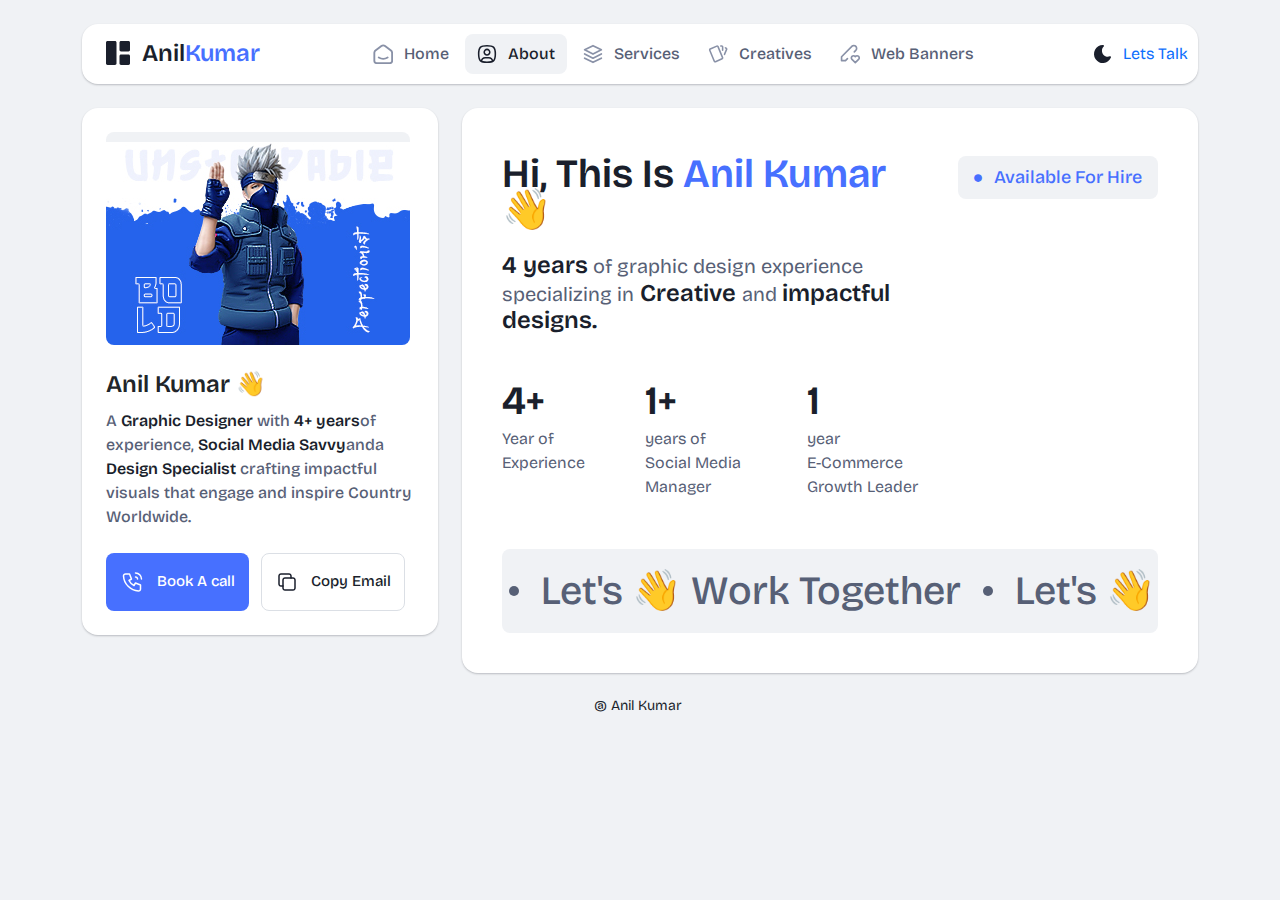
<file: about.html>
<!DOCTYPE html>
<html lang="en">

<head>
  <meta charset="UTF-8">
  <meta http-equiv="X-UA-Compatible" content="IE=edge">
  <title>Anil Portfolio</title>
  <meta name="description" content="Bentofolio - Bootstrap Personal Portfolio Template">
  <meta name="viewport" content="width=device-width, initial-scale=1">

  <link rel="shortcut icon" type="image/x-icon" href="assets/img/favicon.svg">
  <!-- Place favicon.ico in the root directory -->

  <!-- CSS here -->
  <link rel="stylesheet" href="assets/css/bootstrap.min.css">
  <link rel="stylesheet" href="assets/fontawsome/css/all.min.css">
  <link rel="stylesheet" href="assets/fontawsome/css/fontawesome.min.css">
  <link rel="stylesheet" href="assets/css/slick.css">
  <link rel="stylesheet" href="assets/css/magnific-popup.css">
  <link rel="stylesheet" href="assets/css/style.css">
  <link rel="stylesheet" href="assets/css/responsive.css">
</head>

<body>
  <div id="page-content">
    <!-- header part start -->
    <header class="header-area">
      <nav class="navbar">
        <div class="container">
          <div class="menu-container">
            <div class="logo">
              <a class="navbar-brand me-0" href="index.html">
                <svg width="24" height="24" viewBox="0 0 24 24" fill="none" xmlns="http://www.w3.org/2000/svg">
                  <path
                    d="M0 1.5C0 1.10218 0.158035 0.720644 0.43934 0.43934C0.720644 0.158035 1.10218 0 1.5 0L9 0C9.39782 0 9.77936 0.158035 10.0607 0.43934C10.342 0.720644 10.5 1.10218 10.5 1.5V22.5C10.5 22.8978 10.342 23.2794 10.0607 23.5607C9.77936 23.842 9.39782 24 9 24H1.5C1.10218 24 0.720644 23.842 0.43934 23.5607C0.158035 23.2794 0 22.8978 0 22.5V1.5ZM13.5 1.5C13.5 1.10218 13.658 0.720644 13.9393 0.43934C14.2206 0.158035 14.6022 0 15 0L22.5 0C22.8978 0 23.2794 0.158035 23.5607 0.43934C23.842 0.720644 24 1.10218 24 1.5V9C24 9.39782 23.842 9.77936 23.5607 10.0607C23.2794 10.342 22.8978 10.5 22.5 10.5H15C14.6022 10.5 14.2206 10.342 13.9393 10.0607C13.658 9.77936 13.5 9.39782 13.5 9V1.5ZM13.5 15C13.5 14.6022 13.658 14.2206 13.9393 13.9393C14.2206 13.658 14.6022 13.5 15 13.5H22.5C22.8978 13.5 23.2794 13.658 23.5607 13.9393C23.842 14.2206 24 14.6022 24 15V22.5C24 22.8978 23.842 23.2794 23.5607 23.5607C23.2794 23.842 22.8978 24 22.5 24H15C14.6022 24 14.2206 23.842 13.9393 23.5607C13.658 23.2794 13.5 22.8978 13.5 22.5V15Z"
                    class="logo-icon" />
                </svg>
                <span>Anil<span class="primary">Kumar</span></span>
              </a>
            </div>
            <div class="navbar-main d-flex flex-grow-1">
              <div class="logo inner-logo d-block d-xl-none">
                <a class="navbar-brand me-0" href="index.html">
                  <svg width="24" height="24" viewBox="0 0 24 24" fill="none" xmlns="http://www.w3.org/2000/svg">
                    <path
                      d="M0 1.5C0 1.10218 0.158035 0.720644 0.43934 0.43934C0.720644 0.158035 1.10218 0 1.5 0L9 0C9.39782 0 9.77936 0.158035 10.0607 0.43934C10.342 0.720644 10.5 1.10218 10.5 1.5V22.5C10.5 22.8978 10.342 23.2794 10.0607 23.5607C9.77936 23.842 9.39782 24 9 24H1.5C1.10218 24 0.720644 23.842 0.43934 23.5607C0.158035 23.2794 0 22.8978 0 22.5V1.5ZM13.5 1.5C13.5 1.10218 13.658 0.720644 13.9393 0.43934C14.2206 0.158035 14.6022 0 15 0L22.5 0C22.8978 0 23.2794 0.158035 23.5607 0.43934C23.842 0.720644 24 1.10218 24 1.5V9C24 9.39782 23.842 9.77936 23.5607 10.0607C23.2794 10.342 22.8978 10.5 22.5 10.5H15C14.6022 10.5 14.2206 10.342 13.9393 10.0607C13.658 9.77936 13.5 9.39782 13.5 9V1.5ZM13.5 15C13.5 14.6022 13.658 14.2206 13.9393 13.9393C14.2206 13.658 14.6022 13.5 15 13.5H22.5C22.8978 13.5 23.2794 13.658 23.5607 13.9393C23.842 14.2206 24 14.6022 24 15V22.5C24 22.8978 23.842 23.2794 23.5607 23.5607C23.2794 23.842 22.8978 24 22.5 24H15C14.6022 24 14.2206 23.842 13.9393 23.5607C13.658 23.2794 13.5 22.8978 13.5 22.5V15Z"
                      class="logo-icon" />
                  </svg>
                  <span>Bento<span class="primary">Folio</span></span>
                </a>
              </div>
              <ul class="navbar-info mx-auto">
                <li class="nav-item">
                  <a class="nav-link" aria-current="page" href="index.html">
                    <svg class="nav-icon" viewBox="0 0 15 15" fill="none" xmlns="http://www.w3.org/2000/svg">
                      <path
                        d="M13.475 4.92481L9.03083 1.46814C8.64082 1.16473 8.1608 1 7.66667 1C7.17254 1 6.69251 1.16473 6.3025 1.46814L1.8575 4.92481C1.59037 5.13254 1.37424 5.39858 1.22563 5.7026C1.07701 6.00662 0.99984 6.34058 1 6.67897V12.679C1 13.121 1.17559 13.5449 1.48816 13.8575C1.80072 14.17 2.22464 14.3456 2.66667 14.3456H12.6667C13.1087 14.3456 13.5326 14.17 13.8452 13.8575C14.1577 13.5449 14.3333 13.121 14.3333 12.679V6.67897C14.3333 5.99314 14.0167 5.34564 13.475 4.92481Z"
                        stroke-width="1.4" stroke-linecap="round" stroke-linejoin="round" />
                      <path d="M10.9753 10.1665C9.13359 11.2773 6.14859 11.2773 4.30859 10.1665" stroke-width="1.4"
                        stroke-linecap="round" stroke-linejoin="round" />
                    </svg>

                    <span>Home</span>
                  </a>
                </li>
                <li class="nav-item">
                  <a class="nav-link active" href="about.html">
                    <svg class="nav-icon" viewBox="0 0 18 18" fill="none" xmlns="http://www.w3.org/2000/svg">
                      <path
                        d="M9 9.8335C9.66304 9.8335 10.2989 9.5701 10.7678 9.10126C11.2366 8.63242 11.5 7.99654 11.5 7.3335C11.5 6.67045 11.2366 6.03457 10.7678 5.56573C10.2989 5.09689 9.66304 4.8335 9 4.8335C8.33696 4.8335 7.70107 5.09689 7.23223 5.56573C6.76339 6.03457 6.5 6.67045 6.5 7.3335C6.5 7.99654 6.76339 8.63242 7.23223 9.10126C7.70107 9.5701 8.33696 9.8335 9 9.8335Z"
                        stroke-width="1.4" stroke-linecap="round" stroke-linejoin="round" />
                      <path
                        d="M9 1.5C15 1.5 16.5 3 16.5 9C16.5 15 15 16.5 9 16.5C3 16.5 1.5 15 1.5 9C1.5 3 3 1.5 9 1.5Z"
                        stroke-width="1.4" stroke-linecap="round" stroke-linejoin="round" />
                      <path
                        d="M4 15.7085V15.6668C4 14.7828 4.35119 13.9349 4.97631 13.3098C5.60143 12.6847 6.44928 12.3335 7.33333 12.3335H10.6667C11.5507 12.3335 12.3986 12.6847 13.0237 13.3098C13.6488 13.9349 14 14.7828 14 15.6668V15.7085"
                        stroke-width="1.4" stroke-linecap="round" stroke-linejoin="round" />
                    </svg>
                    About
                  </a>
                </li>
                <li class="nav-item">
                  <a class="nav-link" href="services.html">
                    <svg class="nav-icon" viewBox="0 0 16 16" fill="none" xmlns="http://www.w3.org/2000/svg">
                      <path d="M7.99967 1.3335L1.33301 4.66683L7.99967 8.00016L14.6663 4.66683L7.99967 1.3335Z"
                        stroke-width="1.4" stroke-linecap="round" stroke-linejoin="round" />
                      <path d="M1.33301 8L7.99967 11.3333L14.6663 8" stroke-width="1.4" stroke-linecap="round"
                        stroke-linejoin="round" />
                      <path d="M1.33301 11.3335L7.99967 14.6668L14.6663 11.3335" stroke-width="1.4"
                        stroke-linecap="round" stroke-linejoin="round" />
                    </svg>
                    Services
                  </a>
                </li>
                <li class="nav-item">
                  <a class="nav-link" href="portfolio.html">
                    <svg class="nav-icon" viewBox="0 0 18 17" fill="none" xmlns="http://www.w3.org/2000/svg">
                      <path
                        d="M2.00326 3.99733L7.95159 1.40649C8.04974 1.36442 8.15533 1.34243 8.26212 1.34181C8.3689 1.34119 8.47473 1.36196 8.57337 1.40289C8.67201 1.44382 8.76145 1.50408 8.83642 1.58013C8.9114 1.65617 8.97039 1.74646 9.00992 1.84566L13.1133 11.764C13.1985 11.9651 13.2014 12.1917 13.1213 12.3949C13.0412 12.5982 12.8845 12.7618 12.6849 12.8507L6.73742 15.4415C6.63922 15.4837 6.53356 15.5058 6.42668 15.5065C6.3198 15.5072 6.21387 15.4864 6.11514 15.4455C6.0164 15.4046 5.92688 15.3442 5.85184 15.2681C5.7768 15.192 5.71778 15.1016 5.67826 15.0023L1.57492 5.08316C1.48963 4.88204 1.48673 4.65546 1.56684 4.45222C1.64696 4.24898 1.80367 4.08616 2.00326 3.99733Z"
                        stroke-width="1.4" stroke-linecap="round" stroke-linejoin="round" />
                      <path
                        d="M11.5 1.3335H12.3333C12.5543 1.3335 12.7663 1.42129 12.9226 1.57757C13.0789 1.73385 13.1667 1.94582 13.1667 2.16683V5.0835"
                        stroke-width="1.4" stroke-linecap="round" stroke-linejoin="round" />
                      <path
                        d="M15.6663 3C15.8863 3.09333 16.0997 3.18083 16.3063 3.2625C16.5098 3.34882 16.6706 3.51241 16.7534 3.71729C16.8362 3.92217 16.8343 4.15155 16.748 4.355L14.833 8.83334"
                        stroke-width="1.4" stroke-linecap="round" stroke-linejoin="round" />
                    </svg>
                    Creatives
                  </a>
                </li>
                <li class="nav-item">
                  <a class="nav-link" href="blog.html">
                    <svg class="nav-icon" viewBox="0 0 17 16" fill="none" xmlns="http://www.w3.org/2000/svg">
                      <path
                        d="M12.1663 6.16676L13.4163 4.91676C13.6352 4.69789 13.8088 4.43805 13.9273 4.15208C14.0457 3.86612 14.1067 3.55962 14.1067 3.25009C14.1067 2.94056 14.0457 2.63406 13.9273 2.3481C13.8088 2.06213 13.6352 1.80229 13.4163 1.58342C13.1975 1.36455 12.9376 1.19094 12.6517 1.07248C12.3657 0.954033 12.0592 0.893066 11.7497 0.893066C11.4401 0.893066 11.1336 0.954033 10.8477 1.07248C10.5617 1.19094 10.3019 1.36455 10.083 1.58342L1.33301 10.3334V13.6668H4.66634L6.33301 12.0001"
                        stroke-width="1.4" stroke-linecap="round" stroke-linejoin="round" />
                      <path
                        d="M13.0004 15.3335L15.7921 12.5968C15.9633 12.4307 16.0995 12.232 16.1926 12.0124C16.2857 11.7927 16.3339 11.5567 16.3343 11.3181C16.3347 11.0796 16.2873 10.8434 16.1948 10.6235C16.1024 10.4035 15.9669 10.2044 15.7963 10.0377C15.448 9.69712 14.9806 9.50602 14.4935 9.50509C14.0065 9.50415 13.5383 9.69346 13.1888 10.0327L13.0021 10.216L12.8163 10.0327C12.4681 9.69237 12.0008 9.50143 11.5139 9.50049C11.0271 9.49956 10.5591 9.68871 10.2096 10.0277C10.0383 10.1937 9.9021 10.3924 9.80891 10.612C9.71572 10.8316 9.66746 11.0677 9.667 11.3062C9.66653 11.5447 9.71386 11.781 9.80619 12.0009C9.89853 12.2209 10.034 12.4201 10.2046 12.5868L13.0004 15.3335Z"
                        stroke-width="1.4" stroke-linecap="round" stroke-linejoin="round" />
                    </svg>
                    Web Banners
                  </a>
                </li>
                
              </ul>
              <div class="header-right-info d-flex align-items-center">
                <button class="theme-control-btn">
                  <span class="dark">
                    <svg width="24" height="24" viewBox="0 0 24 24" fill="none" xmlns="http://www.w3.org/2000/svg">
                      <path
                        d="M11.8005 3C10.207 3.0003 8.64356 3.44286 7.27683 4.28049C5.91011 5.11811 4.79139 6.31937 4.04002 7.75612C3.28865 9.19288 2.93281 10.8112 3.01046 12.4386C3.08811 14.0659 3.59633 15.6411 4.48091 16.9963C5.3655 18.3514 6.59326 19.4356 8.03324 20.1333C9.47322 20.8309 11.0714 21.1157 12.6573 20.9574C14.2432 20.7991 15.7573 20.2036 17.0381 19.2344C18.319 18.2652 19.3185 16.9587 19.9301 15.4542C20.2302 14.7162 19.5111 13.9746 18.7875 14.2752C17.5475 14.7888 16.1706 14.8418 14.8963 14.425C13.622 14.0082 12.5308 13.1479 11.8126 11.9937C11.0943 10.8396 10.7943 9.4645 10.9648 8.10764C11.1353 6.75077 11.7655 5.49792 12.7458 4.5669L12.8136 4.4949C13.2986 3.9279 12.913 3.0072 12.1464 3.0072H11.9122L11.8524 3.0018L11.7996 3H11.8005Z"
                        fill="#1A1F2C" />
                    </svg>
                    <small class="theme-text d-block d-xl-none">Change appearance</small>
                  </span>
                  <span class="light">
                    <svg width="24" height="24" viewBox="0 0 24 24" fill="none" xmlns="http://www.w3.org/2000/svg">
                      <path
                        d="M12 19C12.2449 19 12.4813 19.09 12.6644 19.2527C12.8474 19.4155 12.9643 19.6397 12.993 19.883L13 20V21C12.9997 21.2549 12.9021 21.5 12.7272 21.6854C12.5522 21.8707 12.313 21.9822 12.0586 21.9972C11.8042 22.0121 11.5536 21.9293 11.3582 21.7657C11.1627 21.6021 11.0371 21.3701 11.007 21.117L11 21V20C11 19.7348 11.1054 19.4804 11.2929 19.2929C11.4804 19.1054 11.7348 19 12 19Z"
                        fill="#FD7E41" />
                      <path
                        d="M18.3127 16.9099L18.4067 16.9929L19.1067 17.6929C19.2861 17.8729 19.3902 18.1144 19.398 18.3683C19.4057 18.6223 19.3165 18.8697 19.1485 19.0602C18.9804 19.2508 18.7462 19.3702 18.4933 19.3943C18.2403 19.4184 17.9877 19.3454 17.7867 19.1899L17.6927 19.1069L16.9927 18.4069C16.8202 18.2347 16.7165 18.0053 16.7012 17.7619C16.6859 17.5186 16.76 17.278 16.9097 17.0855C17.0593 16.893 17.2741 16.7618 17.5137 16.7166C17.7533 16.6713 18.0012 16.7152 18.2107 16.8399L18.3127 16.9099Z"
                        fill="#FD7E41" />
                      <path
                        d="M7.00747 16.993C7.17965 17.1652 7.28308 17.3943 7.29836 17.6373C7.31364 17.8803 7.23972 18.1206 7.09047 18.313L7.00747 18.407L6.30747 19.107C6.12751 19.2863 5.88604 19.3905 5.63209 19.3982C5.37814 19.406 5.13076 19.3168 4.94019 19.1487C4.74963 18.9807 4.63017 18.7464 4.60607 18.4935C4.58198 18.2406 4.65506 17.988 4.81047 17.787L4.89347 17.693L5.59347 16.993C5.781 16.8055 6.03531 16.7002 6.30047 16.7002C6.56563 16.7002 6.81994 16.8055 7.00747 16.993Z"
                        fill="#FD7E41" />
                      <path
                        d="M3.99987 11C4.25475 11.0003 4.4999 11.0979 4.68524 11.2728C4.87057 11.4478 4.9821 11.687 4.99704 11.9414C5.01198 12.1958 4.92919 12.4464 4.7656 12.6418C4.60201 12.8373 4.36996 12.9629 4.11687 12.993L3.99987 13H2.99987C2.74499 12.9997 2.49984 12.9021 2.3145 12.7272C2.12916 12.5522 2.01763 12.313 2.0027 12.0586C1.98776 11.8042 2.07054 11.5536 2.23413 11.3582C2.39772 11.1627 2.62977 11.0371 2.88287 11.007L2.99987 11H3.99987Z"
                        fill="#FD7E41" />
                      <path
                        d="M20.9999 11C21.2547 11.0003 21.4999 11.0979 21.6852 11.2728C21.8706 11.4478 21.9821 11.687 21.997 11.9414C22.012 12.1958 21.9292 12.4464 21.7656 12.6418C21.602 12.8373 21.37 12.9629 21.1169 12.993L20.9999 13H19.9999C19.745 12.9997 19.4998 12.9021 19.3145 12.7272C19.1292 12.5522 19.0176 12.313 19.0027 12.0586C18.9878 11.8042 19.0705 11.5536 19.2341 11.3582C19.3977 11.1627 19.6298 11.0371 19.8829 11.007L19.9999 11H20.9999Z"
                        fill="#FD7E41" />
                      <path
                        d="M6.21264 4.80985L6.30664 4.89285L7.00664 5.59285C7.18599 5.77281 7.29011 6.01429 7.29787 6.26824C7.30562 6.52219 7.21642 6.76957 7.04839 6.96013C6.88036 7.1507 6.64609 7.27016 6.39316 7.29425C6.14024 7.31834 5.88763 7.24526 5.68664 7.08985L5.59264 7.00685L4.89264 6.30685C4.72073 6.13453 4.61757 5.90543 4.6025 5.66248C4.58744 5.41954 4.6615 5.17945 4.8108 4.98721C4.9601 4.79497 5.1744 4.66378 5.41351 4.61824C5.65262 4.57271 5.90013 4.61594 6.10964 4.73985L6.21264 4.80985Z"
                        fill="#FD7E41" />
                      <path
                        d="M19.1071 4.89288C19.2793 5.06508 19.3827 5.29418 19.398 5.5372C19.4132 5.78023 19.3393 6.02048 19.1901 6.21288L19.1071 6.30688L18.4071 7.00688C18.2271 7.18623 17.9856 7.29036 17.7317 7.29811C17.4777 7.30587 17.2304 7.21667 17.0398 7.04864C16.8492 6.8806 16.7298 6.64633 16.7057 6.39341C16.6816 6.14049 16.7547 5.88788 16.9101 5.68688L16.9931 5.59288L17.6931 4.89288C17.8806 4.70541 18.1349 4.6001 18.4001 4.6001C18.6652 4.6001 18.9196 4.70541 19.1071 4.89288Z"
                        fill="#FD7E41" />
                      <path
                        d="M12 2C12.2449 2.00003 12.4813 2.08996 12.6644 2.25272C12.8474 2.41547 12.9643 2.63975 12.993 2.883L13 3V4C12.9997 4.25488 12.9021 4.50003 12.7272 4.68537C12.5522 4.8707 12.313 4.98223 12.0586 4.99717C11.8042 5.01211 11.5536 4.92933 11.3582 4.76573C11.1627 4.60214 11.0371 4.3701 11.007 4.117L11 4V3C11 2.73478 11.1054 2.48043 11.2929 2.29289C11.4804 2.10536 11.7348 2 12 2Z"
                        fill="#FD7E41" />
                      <path
                        d="M12 7C12.9797 6.99994 13.9378 7.28769 14.7553 7.8275C15.5729 8.36731 16.2138 9.1354 16.5986 10.0364C16.9833 10.9373 17.0949 11.9315 16.9195 12.8953C16.7441 13.8592 16.2893 14.7502 15.6118 15.4579C14.9343 16.1655 14.0638 16.6585 13.1085 16.8756C12.1532 17.0928 11.1552 17.0245 10.2383 16.6793C9.3215 16.334 8.52629 15.7271 7.95146 14.9338C7.37663 14.1405 7.04752 13.1958 7.005 12.217L7 12L7.005 11.783C7.06092 10.4958 7.61161 9.27978 8.54222 8.38866C9.47284 7.49754 10.7115 7.00007 12 7Z"
                        fill="#FD7E41" />

                    </svg>
                    <small class="theme-text d-block d-xl-none">Change appearance</small>
                  </span>
                </button>
                <a href="tel:+91 9014645688">Lets Talk</a>
              </div>
            </div>
            <div class="mobile-menu-overlay d-block d-lg-none"></div>
            <div class="mobile-menu-control-bar d-block d-xl-none">
              <button class="mobile-menu-control-bar">
                <i class="fas fa-bars"></i>
              </button>
            </div>
          </div>
        </div>
      </nav>
    </header>
    <!-- header part end -->

    <!-- main area part start -->
    <main>

      <section class="content-box-area mt-4">
        <div class="container">
          <div class="row g-4">
            <div class="col-xl-4">
              <div class="card profile-card">
                <div class="card-body">
                  <div class="image text-center">
                    <img src="profile mbl.jpg" alt="profile">
                  </div>
                  <div class="text">
                    <h3 class="card-title">Anil Kumar 👋</h3>
                    <p>A <span>Graphic Designer</span> with <span>4+ years</span>of experience,
                      <span>Social Media Savvy</span>anda <span>Design Specialist 
                      </span> crafting impactful visuals that engage and inspire
                      Country Worldwide.</p>
                    <div class="common-button-groups">
                      <a class="btn btn-call" href="#">
                        <svg class="icon" width="25" height="24" viewBox="0 0 25 24" fill="none"
                          xmlns="http://www.w3.org/2000/svg">
                          <path
                            d="M5.5 4H9.5L11.5 9L9 10.5C10.071 12.6715 11.8285 14.429 14 15.5L15.5 13L20.5 15V19C20.5 19.5304 20.2893 20.0391 19.9142 20.4142C19.5391 20.7893 19.0304 21 18.5 21C14.5993 20.763 10.9202 19.1065 8.15683 16.3432C5.3935 13.5798 3.73705 9.90074 3.5 6C3.5 5.46957 3.71071 4.96086 4.08579 4.58579C4.46086 4.21071 4.96957 4 5.5 4Z"
                            stroke="white" stroke-width="1.5" stroke-linecap="round" stroke-linejoin="round" />
                          <path
                            d="M15.5 7C16.0304 7 16.5391 7.21071 16.9142 7.58579C17.2893 7.96086 17.5 8.46957 17.5 9"
                            stroke="white" stroke-width="1.5" stroke-linecap="round" stroke-linejoin="round" />
                          <path d="M15.5 3C17.0913 3 18.6174 3.63214 19.7426 4.75736C20.8679 5.88258 21.5 7.4087 21.5 9"
                            stroke="white" stroke-width="1.5" stroke-linecap="round" stroke-linejoin="round" />
                        </svg>
                        Book A call
                      </a>
                      <button class="btn btn-copy" data-clipboard-text="example@example.com">
                        <svg class="icon" width="24" height="24" viewBox="0 0 24 24" fill="none"
                          xmlns="http://www.w3.org/2000/svg">
                          <path
                            d="M8 10C8 9.46957 8.21071 8.96086 8.58579 8.58579C8.96086 8.21071 9.46957 8 10 8H18C18.5304 8 19.0391 8.21071 19.4142 8.58579C19.7893 8.96086 20 9.46957 20 10V18C20 18.5304 19.7893 19.0391 19.4142 19.4142C19.0391 19.7893 18.5304 20 18 20H10C9.46957 20 8.96086 19.7893 8.58579 19.4142C8.21071 19.0391 8 18.5304 8 18V10Z"
                            stroke-width="1.5" stroke-linecap="round" stroke-linejoin="round" />
                          <path
                            d="M16 8V6C16 5.46957 15.7893 4.96086 15.4142 4.58579C15.0391 4.21071 14.5304 4 14 4H6C5.46957 4 4.96086 4.21071 4.58579 4.58579C4.21071 4.96086 4 5.46957 4 6V14C4 14.5304 4.21071 15.0391 4.58579 15.4142C4.96086 15.7893 5.46957 16 6 16H8"
                            stroke-width="1.5" stroke-linecap="round" stroke-linejoin="round" />
                        </svg>
                        Copy Email
                      </button>
                    </div>
                   
                  </div>
                </div>
              </div>
            </div>
            <div class="col-xl-8">
              <div class="card content-box-card">
                <div class="card-body">
                  <div class="top-info">
                    <div class="text">
                      <h1 class="main-title">Hi, This Is <span>Anil Kumar</span> 👋</h1>
                      <p> <b> 4 years</b> of graphic design experience specializing in<b> Creative </b>and <b>impactful designs.</b></p>
                    </div>
                    <div class="available-btn">
                      <span><i class="fas fa-circle"></i> Available For Hire</span>
                    </div>
                  </div>
                  <div class="counter-area">
                    <div class="counter">
                      <div class="counter-item">
                        <h3 class="number">4+</h3>
                        <p class="subtitle">Year of Experience</p>
                      </div>
                      <div class="counter-item">
                        <h3 class="number">1+</h3>
                        <p class="subtitle">years of <br>
                          Social Media Manager
                        </p>
                      </div>
                      <div class="counter-item">
                        <h3 class="number">1</h3>
                        <p class="subtitle">year <br>
                          E-Commerce Growth Leader
                        </p>
                      </div>
                    </div>
                    
                  </div>
                  <div class="work-together-slider">
                    <div class="slider-main d-flex gap-4 align-items-center">
                      <div class="slider-item">
                        <a href="contact.html">Let's 👋 Work Together</a>
                        <a href="contact.html">Let's 👋 Work Together</a>
                      </div>
                      <div class="slider-item">
                        <a href="contact.html">Let's 👋 Work Together</a>
                        <a href="contact.html">Let's 👋 Work Together</a>
                      </div>
                    </div>
                  </div>
                </div>
              </div>
            </div>
          </div>
        </div>
      </section>

      <!-- background shape area start -->
     
      <!-- background shape area end -->
    </main>
    <!-- main area part end -->

    <!-- footer part start -->
    <footer class="footer-area">
      <div class="container">
        <div class="text text-center">
          <p>@ Anil Kumar <a href="#"></a></p>
        </div>
      </div>
    </footer>
    <!-- footer part end -->
  </div>
  <!-- JS here -->
  <script src="assets/js/vendor/jquery-3.6.0.min.js"></script>
  <script src="assets/js/bootstrap.bundle.min.js"></script>
  <script src="assets/js/jquery.magnific-popup.min.js"></script>
  <script src="assets/js/ajax-form.js"></script>
  <script src="assets/js/clipboard.min.js"></script>
  <script src="assets/js/slick.min.js"></script>
  <script src="assets/js/script.js"></script>
</body>


</html>
</file>
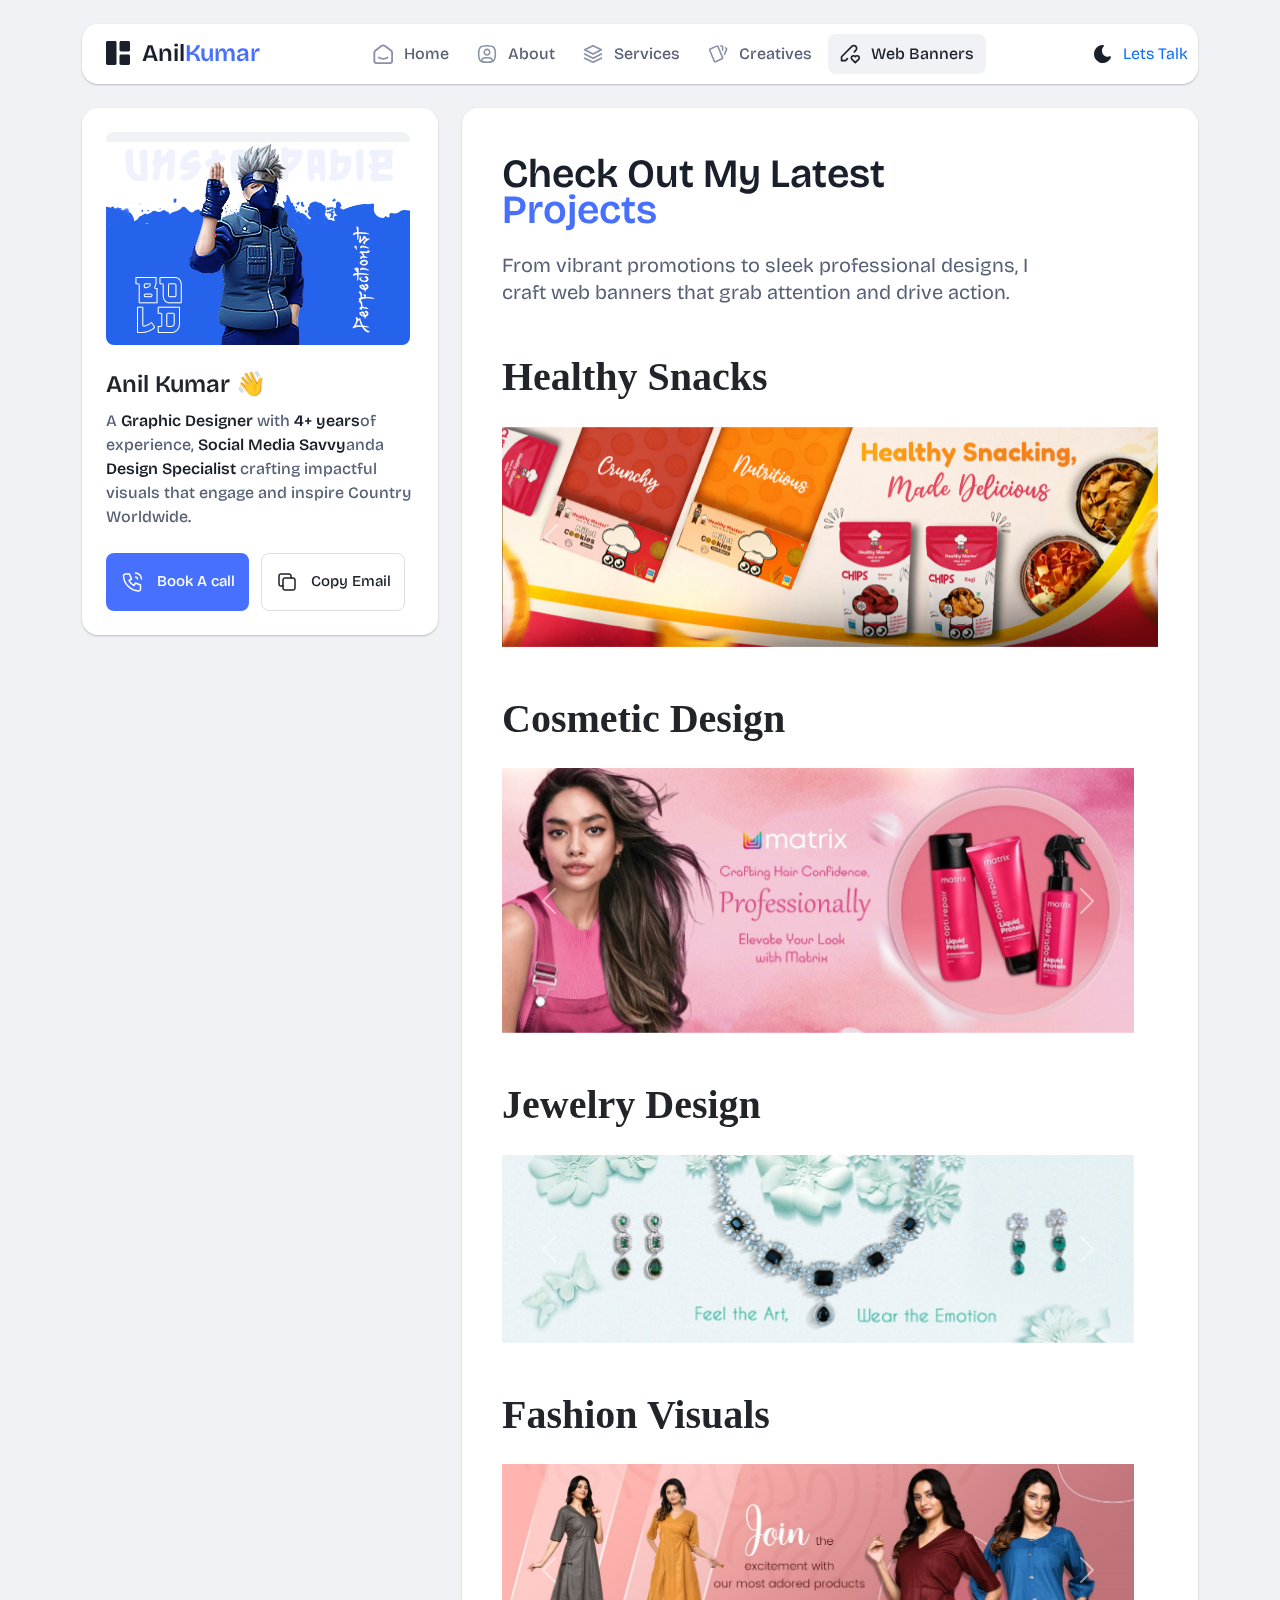
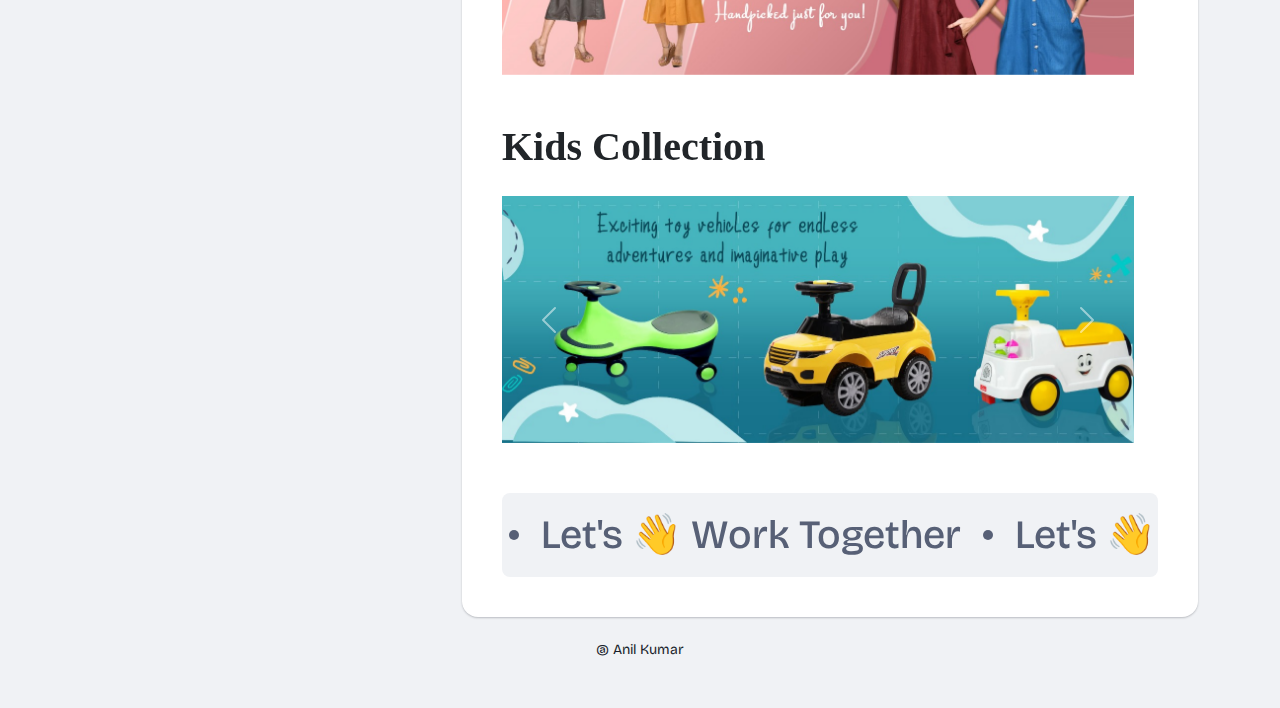
<file: blog.html>
<!DOCTYPE html>
<html lang="en">

<head>
  <meta charset="UTF-8">
  <meta http-equiv="X-UA-Compatible" content="IE=edge">
  <title>Anil Portfolio</title>
  <meta name="description" content="Bentofolio - Bootstrap Personal Portfolio Template">
  <meta name="viewport" content="width=device-width, initial-scale=1">

  <link rel="shortcut icon" type="image/x-icon" href="assets/img/favicon.svg">
  <!-- Place favicon.ico in the root directory -->

  <!-- CSS here -->
  <link rel="stylesheet" href="assets/css/bootstrap.min.css">
  <link rel="stylesheet" href="assets/fontawsome/css/all.min.css">
  <link rel="stylesheet" href="assets/fontawsome/css/fontawesome.min.css">
  <link rel="stylesheet" href="assets/css/slick.css">
  <link rel="stylesheet" href="assets/css/magnific-popup.css">
  <link rel="stylesheet" href="assets/css/style.css">
  <link rel="stylesheet" href="assets/css/responsive.css">
</head>

<body>
  <div id="page-content">
    <!-- header part start -->
    <header class="header-area">
      <nav class="navbar">
        <div class="container">
          <div class="menu-container">
            <div class="logo">
              <a class="navbar-brand me-0" href="index.html">
                <svg width="24" height="24" viewBox="0 0 24 24" fill="none" xmlns="http://www.w3.org/2000/svg">
                  <path
                    d="M0 1.5C0 1.10218 0.158035 0.720644 0.43934 0.43934C0.720644 0.158035 1.10218 0 1.5 0L9 0C9.39782 0 9.77936 0.158035 10.0607 0.43934C10.342 0.720644 10.5 1.10218 10.5 1.5V22.5C10.5 22.8978 10.342 23.2794 10.0607 23.5607C9.77936 23.842 9.39782 24 9 24H1.5C1.10218 24 0.720644 23.842 0.43934 23.5607C0.158035 23.2794 0 22.8978 0 22.5V1.5ZM13.5 1.5C13.5 1.10218 13.658 0.720644 13.9393 0.43934C14.2206 0.158035 14.6022 0 15 0L22.5 0C22.8978 0 23.2794 0.158035 23.5607 0.43934C23.842 0.720644 24 1.10218 24 1.5V9C24 9.39782 23.842 9.77936 23.5607 10.0607C23.2794 10.342 22.8978 10.5 22.5 10.5H15C14.6022 10.5 14.2206 10.342 13.9393 10.0607C13.658 9.77936 13.5 9.39782 13.5 9V1.5ZM13.5 15C13.5 14.6022 13.658 14.2206 13.9393 13.9393C14.2206 13.658 14.6022 13.5 15 13.5H22.5C22.8978 13.5 23.2794 13.658 23.5607 13.9393C23.842 14.2206 24 14.6022 24 15V22.5C24 22.8978 23.842 23.2794 23.5607 23.5607C23.2794 23.842 22.8978 24 22.5 24H15C14.6022 24 14.2206 23.842 13.9393 23.5607C13.658 23.2794 13.5 22.8978 13.5 22.5V15Z"
                    class="logo-icon" />
                </svg>
                <span>Anil<span class="primary">Kumar</span></span>
              </a>
            </div>
            <div class="navbar-main d-flex flex-grow-1">
              <div class="logo inner-logo d-block d-xl-none">
                <a class="navbar-brand me-0" href="index.html">
                  <svg width="24" height="24" viewBox="0 0 24 24" fill="none" xmlns="http://www.w3.org/2000/svg">
                    <path
                      d="M0 1.5C0 1.10218 0.158035 0.720644 0.43934 0.43934C0.720644 0.158035 1.10218 0 1.5 0L9 0C9.39782 0 9.77936 0.158035 10.0607 0.43934C10.342 0.720644 10.5 1.10218 10.5 1.5V22.5C10.5 22.8978 10.342 23.2794 10.0607 23.5607C9.77936 23.842 9.39782 24 9 24H1.5C1.10218 24 0.720644 23.842 0.43934 23.5607C0.158035 23.2794 0 22.8978 0 22.5V1.5ZM13.5 1.5C13.5 1.10218 13.658 0.720644 13.9393 0.43934C14.2206 0.158035 14.6022 0 15 0L22.5 0C22.8978 0 23.2794 0.158035 23.5607 0.43934C23.842 0.720644 24 1.10218 24 1.5V9C24 9.39782 23.842 9.77936 23.5607 10.0607C23.2794 10.342 22.8978 10.5 22.5 10.5H15C14.6022 10.5 14.2206 10.342 13.9393 10.0607C13.658 9.77936 13.5 9.39782 13.5 9V1.5ZM13.5 15C13.5 14.6022 13.658 14.2206 13.9393 13.9393C14.2206 13.658 14.6022 13.5 15 13.5H22.5C22.8978 13.5 23.2794 13.658 23.5607 13.9393C23.842 14.2206 24 14.6022 24 15V22.5C24 22.8978 23.842 23.2794 23.5607 23.5607C23.2794 23.842 22.8978 24 22.5 24H15C14.6022 24 14.2206 23.842 13.9393 23.5607C13.658 23.2794 13.5 22.8978 13.5 22.5V15Z"
                      class="logo-icon" />
                  </svg>
                  <span>Bento<span class="primary">Folio</span></span>
                </a>
              </div>
              <ul class="navbar-info mx-auto">
                <li class="nav-item">
                  <a class="nav-link" aria-current="page" href="index.html">
                    <svg class="nav-icon" viewBox="0 0 15 15" fill="none" xmlns="http://www.w3.org/2000/svg">
                      <path
                        d="M13.475 4.92481L9.03083 1.46814C8.64082 1.16473 8.1608 1 7.66667 1C7.17254 1 6.69251 1.16473 6.3025 1.46814L1.8575 4.92481C1.59037 5.13254 1.37424 5.39858 1.22563 5.7026C1.07701 6.00662 0.99984 6.34058 1 6.67897V12.679C1 13.121 1.17559 13.5449 1.48816 13.8575C1.80072 14.17 2.22464 14.3456 2.66667 14.3456H12.6667C13.1087 14.3456 13.5326 14.17 13.8452 13.8575C14.1577 13.5449 14.3333 13.121 14.3333 12.679V6.67897C14.3333 5.99314 14.0167 5.34564 13.475 4.92481Z"
                        stroke-width="1.4" stroke-linecap="round" stroke-linejoin="round" />
                      <path d="M10.9753 10.1665C9.13359 11.2773 6.14859 11.2773 4.30859 10.1665" stroke-width="1.4"
                        stroke-linecap="round" stroke-linejoin="round" />
                    </svg>

                    <span>Home</span>
                  </a>
                </li>
                <li class="nav-item">
                  <a class="nav-link" href="about.html">
                    <svg class="nav-icon" viewBox="0 0 18 18" fill="none" xmlns="http://www.w3.org/2000/svg">
                      <path
                        d="M9 9.8335C9.66304 9.8335 10.2989 9.5701 10.7678 9.10126C11.2366 8.63242 11.5 7.99654 11.5 7.3335C11.5 6.67045 11.2366 6.03457 10.7678 5.56573C10.2989 5.09689 9.66304 4.8335 9 4.8335C8.33696 4.8335 7.70107 5.09689 7.23223 5.56573C6.76339 6.03457 6.5 6.67045 6.5 7.3335C6.5 7.99654 6.76339 8.63242 7.23223 9.10126C7.70107 9.5701 8.33696 9.8335 9 9.8335Z"
                        stroke-width="1.4" stroke-linecap="round" stroke-linejoin="round" />
                      <path
                        d="M9 1.5C15 1.5 16.5 3 16.5 9C16.5 15 15 16.5 9 16.5C3 16.5 1.5 15 1.5 9C1.5 3 3 1.5 9 1.5Z"
                        stroke-width="1.4" stroke-linecap="round" stroke-linejoin="round" />
                      <path
                        d="M4 15.7085V15.6668C4 14.7828 4.35119 13.9349 4.97631 13.3098C5.60143 12.6847 6.44928 12.3335 7.33333 12.3335H10.6667C11.5507 12.3335 12.3986 12.6847 13.0237 13.3098C13.6488 13.9349 14 14.7828 14 15.6668V15.7085"
                        stroke-width="1.4" stroke-linecap="round" stroke-linejoin="round" />
                    </svg>
                    About
                  </a>
                </li>
                <li class="nav-item">
                  <a class="nav-link" href="services.html">
                    <svg class="nav-icon" viewBox="0 0 16 16" fill="none" xmlns="http://www.w3.org/2000/svg">
                      <path d="M7.99967 1.3335L1.33301 4.66683L7.99967 8.00016L14.6663 4.66683L7.99967 1.3335Z"
                        stroke-width="1.4" stroke-linecap="round" stroke-linejoin="round" />
                      <path d="M1.33301 8L7.99967 11.3333L14.6663 8" stroke-width="1.4" stroke-linecap="round"
                        stroke-linejoin="round" />
                      <path d="M1.33301 11.3335L7.99967 14.6668L14.6663 11.3335" stroke-width="1.4"
                        stroke-linecap="round" stroke-linejoin="round" />
                    </svg>
                    Services
                  </a>
                </li>
                <li class="nav-item">
                  <a class="nav-link" href="portfolio.html">
                    <svg class="nav-icon" viewBox="0 0 18 17" fill="none" xmlns="http://www.w3.org/2000/svg">
                      <path
                        d="M2.00326 3.99733L7.95159 1.40649C8.04974 1.36442 8.15533 1.34243 8.26212 1.34181C8.3689 1.34119 8.47473 1.36196 8.57337 1.40289C8.67201 1.44382 8.76145 1.50408 8.83642 1.58013C8.9114 1.65617 8.97039 1.74646 9.00992 1.84566L13.1133 11.764C13.1985 11.9651 13.2014 12.1917 13.1213 12.3949C13.0412 12.5982 12.8845 12.7618 12.6849 12.8507L6.73742 15.4415C6.63922 15.4837 6.53356 15.5058 6.42668 15.5065C6.3198 15.5072 6.21387 15.4864 6.11514 15.4455C6.0164 15.4046 5.92688 15.3442 5.85184 15.2681C5.7768 15.192 5.71778 15.1016 5.67826 15.0023L1.57492 5.08316C1.48963 4.88204 1.48673 4.65546 1.56684 4.45222C1.64696 4.24898 1.80367 4.08616 2.00326 3.99733Z"
                        stroke-width="1.4" stroke-linecap="round" stroke-linejoin="round" />
                      <path
                        d="M11.5 1.3335H12.3333C12.5543 1.3335 12.7663 1.42129 12.9226 1.57757C13.0789 1.73385 13.1667 1.94582 13.1667 2.16683V5.0835"
                        stroke-width="1.4" stroke-linecap="round" stroke-linejoin="round" />
                      <path
                        d="M15.6663 3C15.8863 3.09333 16.0997 3.18083 16.3063 3.2625C16.5098 3.34882 16.6706 3.51241 16.7534 3.71729C16.8362 3.92217 16.8343 4.15155 16.748 4.355L14.833 8.83334"
                        stroke-width="1.4" stroke-linecap="round" stroke-linejoin="round" />
                    </svg>
                    Creatives
                  </a>
                </li>
                <li class="nav-item">
                  <a class="nav-link active" href="blog.html">
                    <svg class="nav-icon" viewBox="0 0 17 16" fill="none" xmlns="http://www.w3.org/2000/svg">
                      <path
                        d="M12.1663 6.16676L13.4163 4.91676C13.6352 4.69789 13.8088 4.43805 13.9273 4.15208C14.0457 3.86612 14.1067 3.55962 14.1067 3.25009C14.1067 2.94056 14.0457 2.63406 13.9273 2.3481C13.8088 2.06213 13.6352 1.80229 13.4163 1.58342C13.1975 1.36455 12.9376 1.19094 12.6517 1.07248C12.3657 0.954033 12.0592 0.893066 11.7497 0.893066C11.4401 0.893066 11.1336 0.954033 10.8477 1.07248C10.5617 1.19094 10.3019 1.36455 10.083 1.58342L1.33301 10.3334V13.6668H4.66634L6.33301 12.0001"
                        stroke-width="1.4" stroke-linecap="round" stroke-linejoin="round" />
                      <path
                        d="M13.0004 15.3335L15.7921 12.5968C15.9633 12.4307 16.0995 12.232 16.1926 12.0124C16.2857 11.7927 16.3339 11.5567 16.3343 11.3181C16.3347 11.0796 16.2873 10.8434 16.1948 10.6235C16.1024 10.4035 15.9669 10.2044 15.7963 10.0377C15.448 9.69712 14.9806 9.50602 14.4935 9.50509C14.0065 9.50415 13.5383 9.69346 13.1888 10.0327L13.0021 10.216L12.8163 10.0327C12.4681 9.69237 12.0008 9.50143 11.5139 9.50049C11.0271 9.49956 10.5591 9.68871 10.2096 10.0277C10.0383 10.1937 9.9021 10.3924 9.80891 10.612C9.71572 10.8316 9.66746 11.0677 9.667 11.3062C9.66653 11.5447 9.71386 11.781 9.80619 12.0009C9.89853 12.2209 10.034 12.4201 10.2046 12.5868L13.0004 15.3335Z"
                        stroke-width="1.4" stroke-linecap="round" stroke-linejoin="round" />
                    </svg>
                    Web Banners
                  </a>
                </li>
              
              </ul>
              <div class="header-right-info d-flex align-items-center">
                <button class="theme-control-btn">
                  <span class="dark">
                    <svg width="24" height="24" viewBox="0 0 24 24" fill="none" xmlns="http://www.w3.org/2000/svg">
                      <path
                        d="M11.8005 3C10.207 3.0003 8.64356 3.44286 7.27683 4.28049C5.91011 5.11811 4.79139 6.31937 4.04002 7.75612C3.28865 9.19288 2.93281 10.8112 3.01046 12.4386C3.08811 14.0659 3.59633 15.6411 4.48091 16.9963C5.3655 18.3514 6.59326 19.4356 8.03324 20.1333C9.47322 20.8309 11.0714 21.1157 12.6573 20.9574C14.2432 20.7991 15.7573 20.2036 17.0381 19.2344C18.319 18.2652 19.3185 16.9587 19.9301 15.4542C20.2302 14.7162 19.5111 13.9746 18.7875 14.2752C17.5475 14.7888 16.1706 14.8418 14.8963 14.425C13.622 14.0082 12.5308 13.1479 11.8126 11.9937C11.0943 10.8396 10.7943 9.4645 10.9648 8.10764C11.1353 6.75077 11.7655 5.49792 12.7458 4.5669L12.8136 4.4949C13.2986 3.9279 12.913 3.0072 12.1464 3.0072H11.9122L11.8524 3.0018L11.7996 3H11.8005Z"
                        fill="#1A1F2C" />
                    </svg>
                    <small class="theme-text d-block d-xl-none">Change appearance</small>
                  </span>
                  <span class="light">
                    <svg width="24" height="24" viewBox="0 0 24 24" fill="none" xmlns="http://www.w3.org/2000/svg">
                      <path
                        d="M12 19C12.2449 19 12.4813 19.09 12.6644 19.2527C12.8474 19.4155 12.9643 19.6397 12.993 19.883L13 20V21C12.9997 21.2549 12.9021 21.5 12.7272 21.6854C12.5522 21.8707 12.313 21.9822 12.0586 21.9972C11.8042 22.0121 11.5536 21.9293 11.3582 21.7657C11.1627 21.6021 11.0371 21.3701 11.007 21.117L11 21V20C11 19.7348 11.1054 19.4804 11.2929 19.2929C11.4804 19.1054 11.7348 19 12 19Z"
                        fill="#FD7E41" />
                      <path
                        d="M18.3127 16.9099L18.4067 16.9929L19.1067 17.6929C19.2861 17.8729 19.3902 18.1144 19.398 18.3683C19.4057 18.6223 19.3165 18.8697 19.1485 19.0602C18.9804 19.2508 18.7462 19.3702 18.4933 19.3943C18.2403 19.4184 17.9877 19.3454 17.7867 19.1899L17.6927 19.1069L16.9927 18.4069C16.8202 18.2347 16.7165 18.0053 16.7012 17.7619C16.6859 17.5186 16.76 17.278 16.9097 17.0855C17.0593 16.893 17.2741 16.7618 17.5137 16.7166C17.7533 16.6713 18.0012 16.7152 18.2107 16.8399L18.3127 16.9099Z"
                        fill="#FD7E41" />
                      <path
                        d="M7.00747 16.993C7.17965 17.1652 7.28308 17.3943 7.29836 17.6373C7.31364 17.8803 7.23972 18.1206 7.09047 18.313L7.00747 18.407L6.30747 19.107C6.12751 19.2863 5.88604 19.3905 5.63209 19.3982C5.37814 19.406 5.13076 19.3168 4.94019 19.1487C4.74963 18.9807 4.63017 18.7464 4.60607 18.4935C4.58198 18.2406 4.65506 17.988 4.81047 17.787L4.89347 17.693L5.59347 16.993C5.781 16.8055 6.03531 16.7002 6.30047 16.7002C6.56563 16.7002 6.81994 16.8055 7.00747 16.993Z"
                        fill="#FD7E41" />
                      <path
                        d="M3.99987 11C4.25475 11.0003 4.4999 11.0979 4.68524 11.2728C4.87057 11.4478 4.9821 11.687 4.99704 11.9414C5.01198 12.1958 4.92919 12.4464 4.7656 12.6418C4.60201 12.8373 4.36996 12.9629 4.11687 12.993L3.99987 13H2.99987C2.74499 12.9997 2.49984 12.9021 2.3145 12.7272C2.12916 12.5522 2.01763 12.313 2.0027 12.0586C1.98776 11.8042 2.07054 11.5536 2.23413 11.3582C2.39772 11.1627 2.62977 11.0371 2.88287 11.007L2.99987 11H3.99987Z"
                        fill="#FD7E41" />
                      <path
                        d="M20.9999 11C21.2547 11.0003 21.4999 11.0979 21.6852 11.2728C21.8706 11.4478 21.9821 11.687 21.997 11.9414C22.012 12.1958 21.9292 12.4464 21.7656 12.6418C21.602 12.8373 21.37 12.9629 21.1169 12.993L20.9999 13H19.9999C19.745 12.9997 19.4998 12.9021 19.3145 12.7272C19.1292 12.5522 19.0176 12.313 19.0027 12.0586C18.9878 11.8042 19.0705 11.5536 19.2341 11.3582C19.3977 11.1627 19.6298 11.0371 19.8829 11.007L19.9999 11H20.9999Z"
                        fill="#FD7E41" />
                      <path
                        d="M6.21264 4.80985L6.30664 4.89285L7.00664 5.59285C7.18599 5.77281 7.29011 6.01429 7.29787 6.26824C7.30562 6.52219 7.21642 6.76957 7.04839 6.96013C6.88036 7.1507 6.64609 7.27016 6.39316 7.29425C6.14024 7.31834 5.88763 7.24526 5.68664 7.08985L5.59264 7.00685L4.89264 6.30685C4.72073 6.13453 4.61757 5.90543 4.6025 5.66248C4.58744 5.41954 4.6615 5.17945 4.8108 4.98721C4.9601 4.79497 5.1744 4.66378 5.41351 4.61824C5.65262 4.57271 5.90013 4.61594 6.10964 4.73985L6.21264 4.80985Z"
                        fill="#FD7E41" />
                      <path
                        d="M19.1071 4.89288C19.2793 5.06508 19.3827 5.29418 19.398 5.5372C19.4132 5.78023 19.3393 6.02048 19.1901 6.21288L19.1071 6.30688L18.4071 7.00688C18.2271 7.18623 17.9856 7.29036 17.7317 7.29811C17.4777 7.30587 17.2304 7.21667 17.0398 7.04864C16.8492 6.8806 16.7298 6.64633 16.7057 6.39341C16.6816 6.14049 16.7547 5.88788 16.9101 5.68688L16.9931 5.59288L17.6931 4.89288C17.8806 4.70541 18.1349 4.6001 18.4001 4.6001C18.6652 4.6001 18.9196 4.70541 19.1071 4.89288Z"
                        fill="#FD7E41" />
                      <path
                        d="M12 2C12.2449 2.00003 12.4813 2.08996 12.6644 2.25272C12.8474 2.41547 12.9643 2.63975 12.993 2.883L13 3V4C12.9997 4.25488 12.9021 4.50003 12.7272 4.68537C12.5522 4.8707 12.313 4.98223 12.0586 4.99717C11.8042 5.01211 11.5536 4.92933 11.3582 4.76573C11.1627 4.60214 11.0371 4.3701 11.007 4.117L11 4V3C11 2.73478 11.1054 2.48043 11.2929 2.29289C11.4804 2.10536 11.7348 2 12 2Z"
                        fill="#FD7E41" />
                      <path
                        d="M12 7C12.9797 6.99994 13.9378 7.28769 14.7553 7.8275C15.5729 8.36731 16.2138 9.1354 16.5986 10.0364C16.9833 10.9373 17.0949 11.9315 16.9195 12.8953C16.7441 13.8592 16.2893 14.7502 15.6118 15.4579C14.9343 16.1655 14.0638 16.6585 13.1085 16.8756C12.1532 17.0928 11.1552 17.0245 10.2383 16.6793C9.3215 16.334 8.52629 15.7271 7.95146 14.9338C7.37663 14.1405 7.04752 13.1958 7.005 12.217L7 12L7.005 11.783C7.06092 10.4958 7.61161 9.27978 8.54222 8.38866C9.47284 7.49754 10.7115 7.00007 12 7Z"
                        fill="#FD7E41" />
                    </svg>
                    <small class="theme-text d-block d-xl-none">Change appearance</small>
                  </span>
                </button>
                <a href="tel:+91 9014645688">Lets Talk</a>
              </div>
            </div>
            <div class="mobile-menu-overlay d-block d-lg-none"></div>
            <div class="mobile-menu-control-bar d-block d-xl-none">
              <button class="mobile-menu-control-bar">
                <i class="fas fa-bars"></i>
              </button>
            </div>
          </div>
        </div>
      </nav>
    </header>
    <!-- header part end -->

    <!-- main area part start -->
    <main>

      <section class="content-box-area mt-4">
        <div class="container">
          <div class="row g-4">
            <div class="col-xl-4">
              <div class="card profile-card">
                <div class="card-body">
                  <div class="image text-center">
                    <img src="profile mbl.jpg" alt="profile">
                  </div>
                  <div class="text">
                    <h3 class="card-title">Anil Kumar 👋</h3>
                    <p>A <span>Graphic Designer</span> with <span>4+ years</span>of experience,
                      <span>Social Media Savvy</span>anda <span>Design Specialist 
                      </span> crafting impactful visuals that engage and inspire
                      Country Worldwide.</p>
                    <div class="common-button-groups">
                      <a class="btn btn-call" href="#">
                        <svg class="icon" width="25" height="24" viewBox="0 0 25 24" fill="none"
                          xmlns="http://www.w3.org/2000/svg">
                          <path
                            d="M5.5 4H9.5L11.5 9L9 10.5C10.071 12.6715 11.8285 14.429 14 15.5L15.5 13L20.5 15V19C20.5 19.5304 20.2893 20.0391 19.9142 20.4142C19.5391 20.7893 19.0304 21 18.5 21C14.5993 20.763 10.9202 19.1065 8.15683 16.3432C5.3935 13.5798 3.73705 9.90074 3.5 6C3.5 5.46957 3.71071 4.96086 4.08579 4.58579C4.46086 4.21071 4.96957 4 5.5 4Z"
                            stroke="white" stroke-width="1.5" stroke-linecap="round" stroke-linejoin="round" />
                          <path
                            d="M15.5 7C16.0304 7 16.5391 7.21071 16.9142 7.58579C17.2893 7.96086 17.5 8.46957 17.5 9"
                            stroke="white" stroke-width="1.5" stroke-linecap="round" stroke-linejoin="round" />
                          <path d="M15.5 3C17.0913 3 18.6174 3.63214 19.7426 4.75736C20.8679 5.88258 21.5 7.4087 21.5 9"
                            stroke="white" stroke-width="1.5" stroke-linecap="round" stroke-linejoin="round" />
                        </svg>
                        Book A call
                      </a>
                      <button class="btn btn-copy" data-clipboard-text="example@example.com">
                        <svg class="icon" width="24" height="24" viewBox="0 0 24 24" fill="none"
                          xmlns="http://www.w3.org/2000/svg">
                          <path
                            d="M8 10C8 9.46957 8.21071 8.96086 8.58579 8.58579C8.96086 8.21071 9.46957 8 10 8H18C18.5304 8 19.0391 8.21071 19.4142 8.58579C19.7893 8.96086 20 9.46957 20 10V18C20 18.5304 19.7893 19.0391 19.4142 19.4142C19.0391 19.7893 18.5304 20 18 20H10C9.46957 20 8.96086 19.7893 8.58579 19.4142C8.21071 19.0391 8 18.5304 8 18V10Z"
                            stroke-width="1.5" stroke-linecap="round" stroke-linejoin="round" />
                          <path
                            d="M16 8V6C16 5.46957 15.7893 4.96086 15.4142 4.58579C15.0391 4.21071 14.5304 4 14 4H6C5.46957 4 4.96086 4.21071 4.58579 4.58579C4.21071 4.96086 4 5.46957 4 6V14C4 14.5304 4.21071 15.0391 4.58579 15.4142C4.96086 15.7893 5.46957 16 6 16H8"
                            stroke-width="1.5" stroke-linecap="round" stroke-linejoin="round" />
                        </svg>
                        Copy Email
                      </button>
                    </div>
                    
                  </div>
                </div>
              </div>
            </div>
           
                        
                      
                        
            <div class="col-xl-8">
              <div class="card content-box-card">
                <div class="card-body portfolio-card">
                  <div class="top-info">
                    <div class="text">
                      <h1 class="main-title">Check Out My Latest <span>Projects</span></h1>
                      <p> From vibrant promotions to sleek professional designs, I craft web banners that grab attention and drive action.</p>
                    </div>
                  </div>
                   <div class="row g-4 parent-container">
                      <div class="col-lg-12">
                  <div class="portfolio-area">
                      <h1 class="portfolio-area-heading">Healthy Snacks</h1> <br>
                          <div id="carouse2ExampleRide1" class="carousel slide" data-bs-ride="carousel" data-bs-pause="false" data-bs-interval="2000" alt="...">
                            <div class="carousel-inner">
                              <div class="carousel-item active">
                                <img src="h1.jpg" class="d-block w-100" data-bs-interval="500" alt="...">
                              </div>
                              <div class="carousel-item">
                                <img src="h2.jpg" class="d-block w-100" data-bs-interval="500" alt="...">
                              </div>
                              <div class="carousel-item">
                                <img src="h3.jpg" class="d-block w-100" data-bs-interval="500" alt="...">
                              </div>
                              <div class="carousel-item">
                                <img src="h4.jpg" class="d-block w-100" data-bs-interval="500" alt="...">
                              </div>
                              <div class="carousel-item">
                                <img src="h5.jpg" class="d-block w-100" data-bs-interval="500" alt="...">
                              </div>   
                            </div>
                            <button class="carousel-control-prev" type="button" data-bs-target="#carouse2ExampleRide1" data-bs-slide="prev">
                              <span class="carousel-control-prev-icon" aria-hidden="true"></span>
                              <span class="visually-hidden">Previous</span>
                            </button>
                            <button class="carousel-control-next" type="button" data-bs-target="#carouse2ExampleRide1" data-bs-slide="next">
                              <span class="carousel-control-next-icon" aria-hidden="true"></span>
                              <span class="visually-hidden">Next</span>
                            </button>
                          </div>
                       </div>
                  </div>

                    <div class="row g-4 parent-container">
                      <div class="col-lg-12">
                        <h1 class="portfolio-area-heading"> Cosmetic Design</h1> <br>
                        <div id="carouse3ExampleRide" class="carousel slide" data-bs-ride="carousel" data-bs-pause="false" data-bs-interval="2000" alt="...">
                          <div class="carousel-inner">
                            <div class="carousel-item active">
                              <img src="co1.jpg" class="d-block w-100" data-bs-interval="500" alt="...">
                            </div>
                            <div class="carousel-item">
                              <img src="co2.jpg" class="d-block w-100" data-bs-interval="500" alt="...">
                            </div>
                            <div class="carousel-item">
                              <img src="co3.jpg" class="d-block w-100" data-bs-interval="500" alt="...">
                            </div>
                            <div class="carousel-item">
                              <img src="co4.jpg" class="d-block w-100" data-bs-interval="500" alt="...">
                            </div>
                            <div class="carousel-item">
                              <img src="co5.jpg" class="d-block w-100" data-bs-interval="500" alt="...">
                            </div>
                            <div class="carousel-item">
                              <img src="co6.jpg" class="d-block w-100" data-bs-interval="500" alt="...">
                            </div>
                            <div class="carousel-item">
                              <img src="co7.jpg" class="d-block w-100" data-bs-interval="500" alt="...">
                            </div>
                            <div class="carousel-item">
                              <img src="co8.jpg" class="d-block w-100" data-bs-interval="500" alt="...">
                            </div>
                          </div>
                          <button class="carousel-control-prev" type="button" data-bs-target="#carousel3ExampleRide" data-bs-slide="prev">
                            <span class="carousel-control-prev-icon" aria-hidden="true"></span>
                            <span class="visually-hidden">Previous</span>
                          </button>
                          <button class="carousel-control-next" type="button" data-bs-target="#carousel3ExampleRide" data-bs-slide="next">
                            <span class="carousel-control-next-icon" aria-hidden="true"></span>
                            <span class="visually-hidden">Next</span>
                          </button>
                        </div>
                      
                        
                        </div>
                      </div>
                      <br>
                      <div class="row g-4 parent-container">
                        <div class="col-lg-12">
                          <h1 class="portfolio-area-heading"> Jewelry Design</h1> <br>
                          <div id="carousel4ExampleRide1" class="carousel slide" data-bs-ride="carousel" data-bs-pause="false" data-bs-interval="2000" alt="...">
                            <div class="carousel-inner">
                              <div class="carousel-item active">
                                <img src="jl1.jpg" class="d-block w-100" data-bs-interval="500" alt="...">
                              </div>
                              <div class="carousel-item">
                                <img src="jl2.jpg" class="d-block w-100" data-bs-interval="500" alt="...">
                              </div>
                              <div class="carousel-item">
                                <img src="jl3.jpg" class="d-block w-100" data-bs-interval="500" alt="...">
                              </div>
                              <div class="carousel-item">
                                <img src="jl4.jpg" class="d-block w-100" data-bs-interval="500" alt="...">
                              </div>
                              <div class="carousel-item">
                                <img src="jl5.jpg" class="d-block w-100" data-bs-interval="500" alt="...">
                              </div>
                              <div class="carousel-item">
                                <img src="jl6.jpg" class="d-block w-100" data-bs-interval="500" alt="...">
                              </div>
                              <div class="carousel-item">
                                <img src="jl7.jpg" class="d-block w-100" data-bs-interval="500" alt="...">
                              </div>
                              
                                
                            </div>
                            <button class="carousel-control-prev" type="button" data-bs-target="#carousel4ExampleRide1" data-bs-slide="prev">
                              <span class="carousel-control-prev-icon" aria-hidden="true"></span>
                              <span class="visually-hidden">Previous</span>
                            </button>
                            <button class="carousel-control-next" type="button" data-bs-target="#carousel4ExampleRide1" data-bs-slide="next">
                              <span class="carousel-control-next-icon" aria-hidden="true"></span>
                              <span class="visually-hidden">Next</span>
                            </button>
                          </div>
                      
                          
                          </div>
                        </div>
                            <br>
                    <div class="row g-4 parent-container">
                      <div class="col-lg-12">
                        <h1 class="portfolio-area-heading">Fashion Visuals</h1> <br>
                        <div class="images-1-div">
                          <div id="carousel5ExampleRide" class="carousel slide" data-bs-ride="carousel" data-bs-pause="false" data-bs-interval="2000" alt="...">
                            <div class="carousel-inner">
                              <div class="carousel-item active">
                                <img src="cl1.jpg" class="d-block w-100" data-bs-interval="500" alt="...">
                              </div>
                              <div class="carousel-item">
                                <img src="cl2.jpg" class="d-block w-100" data-bs-interval="500" alt="...">
                              </div>
                              <div class="carousel-item">
                                <img src="cl3.jpg" class="d-block w-100" data-bs-interval="500" alt="...">
                              </div>
                              <div class="carousel-item">
                                <img src="cl4.jpg" class="d-block w-100" data-bs-interval="500" alt="...">
                              </div>
                              <div class="carousel-item">
                                <img src="cl5.jpg" class="d-block w-100" data-bs-interval="500" alt="...">
                              </div>
                              <div class="carousel-item">
                                <img src="cl6.jpg" class="d-block w-100" data-bs-interval="500" alt="...">
                              </div>
                              <div class="carousel-item">
                                <img src="cl7.jpg" class="d-block w-100" data-bs-interval="500" alt="...">
                              </div>
                              <div class="carousel-item">
                                <img src="cl8.jpg" class="d-block w-100" data-bs-interval="500" alt="...">
                              </div>
                              <div class="carousel-item">
                                <img src="cl9.jpg" class="d-block w-100" data-bs-interval="500" alt="...">
                              </div>
                              <div class="carousel-item">
                                <img src="cl10.jpg" class="d-block w-100" data-bs-interval="500" alt="...">
                              </div>
                              <div class="carousel-item">
                                <img src="cl11.jpg" class="d-block w-100" data-bs-interval="500" alt="...">
                              </div>
                              <div class="carousel-item">
                                <img src="cl12.jpg" class="d-block w-100" data-bs-interval="500" alt="...">
                              </div>
                              <div class="carousel-item">
                                <img src="cl13.jpg" class="d-block w-100" data-bs-interval="500" alt="...">
                              </div>
                              <div class="carousel-item">
                                <img src="cl4.jpg" class="d-block w-100" data-bs-interval="500" alt="...">
                              </div>
                            </div>
                            <button class="carousel-control-prev" type="button" data-bs-target="#carousel5ExampleRide" data-bs-slide="prev">
                              <span class="carousel-control-prev-icon" aria-hidden="true"></span>
                              <span class="visually-hidden">Previous</span>
                            </button>
                            <button class="carousel-control-next" type="button" data-bs-target="#carousel5ExampleRide" data-bs-slide="next">
                              <span class="carousel-control-next-icon" aria-hidden="true"></span>
                              <span class="visually-hidden">Next</span>
                            </button>
                          </div>
                          
                        </div>
                        
                       
                   
                        
                        </div>
                      </div>
                         <br>
                      <div class="row g-4 parent-container">
                        <div class="col-lg-12">
                          <h1 class="portfolio-area-heading">Kids Collection</h1> <br>
                          <div class="images-1-div">
                            <div id="carousel6ExampleRide" class="carousel slide" data-bs-ride="carousel" data-bs-pause="false" data-bs-interval="2000" alt="...">
                              <div class="carousel-inner">
                                <div class="carousel-item active">
                                  <img src="ki1.jpg" class="d-block w-100" data-bs-interval="500" alt="...">
                                </div>
                                <div class="carousel-item">
                                  <img src="ki2.jpg" class="d-block w-100" data-bs-interval="500" alt="...">
                                </div>
                                <div class="carousel-item">
                                  <img src="ki3.jpg" class="d-block w-100" data-bs-interval="500" alt="...">
                                </div>
                                <div class="carousel-item">
                                  <img src="ki4.jpg" class="d-block w-100" data-bs-interval="500" alt="...">
                                </div>
                                <div class="carousel-item">
                                  <img src="ki5.jpg" class="d-block w-100" data-bs-interval="500" alt="...">
                                </div>
                                <div class="carousel-item ">
                                  <img src="ki6.jpg" class="d-block w-100" data-bs-interval="500" alt="...">
                                </div>
                                <div class="carousel-item">
                                  <img src="ki7.jpg" class="d-block w-100" data-bs-interval="500" alt="...">
                                </div>
                                <div class="carousel-item">
                                  <img src="ki8.jpg" class="d-block w-100" data-bs-interval="500" alt="...">
                                </div>
                                <div class="carousel-item">
                                  <img src="ki9.jpg" class="d-block w-100" data-bs-interval="500" alt="...">
                                </div>
                                <div class="carousel-item">
                                  <img src="ki10.jpg" class="d-block w-100" data-bs-interval="500" alt="...">
                                </div>
                                
                              </div>
                              <button class="carousel-control-prev" type="button" data-bs-target="#carousel6ExampleRide" data-bs-slide="prev">
                                <span class="carousel-control-prev-icon" aria-hidden="true"></span>
                                <span class="visually-hidden">Previous</span>
                              </button>
                              <button class="carousel-control-next" type="button" data-bs-target="#carousel6ExampleRide" data-bs-slide="next">
                                <span class="carousel-control-next-icon" aria-hidden="true"></span>
                                <span class="visually-hidden">Next</span>
                              </button>
                            </div>
                            
                          </div>
                          
                          </div>
                        </div>

                  
                  </div>



                  <div class="work-together-slider">
                    <div class="slider-main d-flex gap-4 align-items-center">
                      <div class="slider-item">
                        <a href="contact.html">Let's 👋 Work Together</a>
                        <a href="contact.html">Let's 👋 Work Together</a>
                      </div>
                      <div class="slider-item">
                        <a href="contact.html">Let's 👋 Work Together</a>
                        <a href="contact.html">Let's 👋 Work Together</a>
                      </div>
                    </div>
                  </div>
                </div>
              </div>
            </div>
          </div>
        </div>
      </section>
      


     
    <!-- main area part end -->

    <!-- footer part start -->
    <footer class="footer-area">
      <div class="container">
        <div class="text text-center">
          <p>@ Anil Kumar<a href="#"></a></p>
        </div>
      </div>
    </footer>
    <!-- footer part end -->
  </div>

  <!-- JS here -->
  <script src="assets/js/vendor/jquery-3.6.0.min.js"></script>
  <script src="assets/js/bootstrap.bundle.min.js"></script>
  <script src="assets/js/jquery.magnific-popup.min.js"></script>
  <script src="assets/js/ajax-form.js"></script>
  <script src="assets/js/clipboard.min.js"></script>
  <script src="assets/js/slick.min.js"></script>
  <script src="assets/js/script.js"></script>
  
    </script>
</body>


</html>
</file>
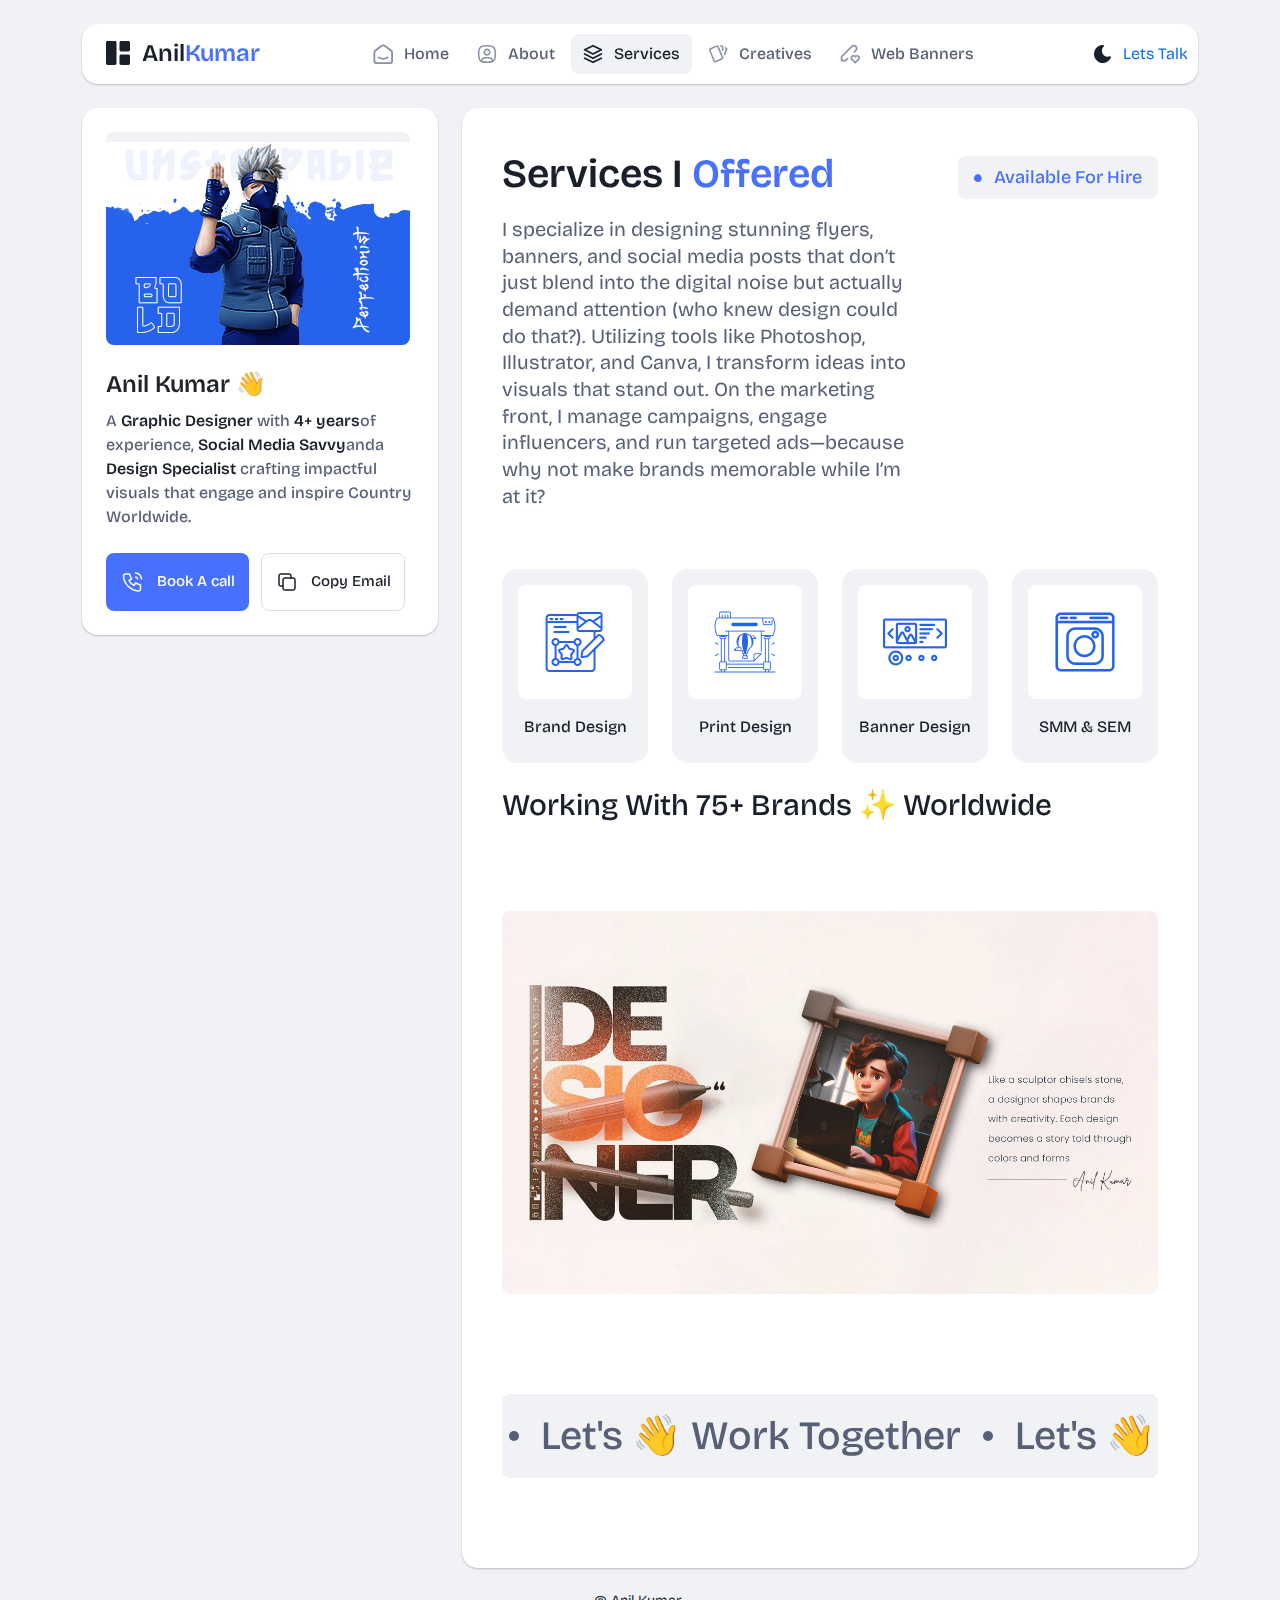
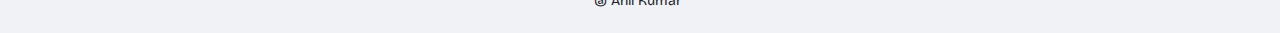
<file: services.html>
<!DOCTYPE html>
<html lang="en">

<head>
  <meta charset="UTF-8">
  <meta http-equiv="X-UA-Compatible" content="IE=edge">
  <title>Anil Portfolio</title>
  <meta name="description" content="Bentofolio - Bootstrap Personal Portfolio Template">
  <meta name="viewport" content="width=device-width, initial-scale=1">

  <link rel="shortcut icon" type="image/x-icon" href="assets/img/favicon.svg">
  <!-- Place favicon.ico in the root directory -->

  <!-- CSS here -->
  <link rel="stylesheet" href="assets/css/bootstrap.min.css">
  <link rel="stylesheet" href="assets/fontawsome/css/all.min.css">
  <link rel="stylesheet" href="assets/fontawsome/css/fontawesome.min.css">
  <link rel="stylesheet" href="assets/css/slick.css">
  <link rel="stylesheet" href="assets/css/magnific-popup.css">
  <link rel="stylesheet" href="assets/css/style.css">
  <link rel="stylesheet" href="assets/css/responsive.css">
</head>

<body>
  <div id="page-content">
    <!-- header part start -->
    <header class="header-area">
      <nav class="navbar">
        <div class="container">
          <div class="menu-container">
            <div class="logo">
              <a class="navbar-brand me-0" href="index.html">
                <svg width="24" height="24" viewBox="0 0 24 24" fill="none" xmlns="http://www.w3.org/2000/svg">
                  <path
                    d="M0 1.5C0 1.10218 0.158035 0.720644 0.43934 0.43934C0.720644 0.158035 1.10218 0 1.5 0L9 0C9.39782 0 9.77936 0.158035 10.0607 0.43934C10.342 0.720644 10.5 1.10218 10.5 1.5V22.5C10.5 22.8978 10.342 23.2794 10.0607 23.5607C9.77936 23.842 9.39782 24 9 24H1.5C1.10218 24 0.720644 23.842 0.43934 23.5607C0.158035 23.2794 0 22.8978 0 22.5V1.5ZM13.5 1.5C13.5 1.10218 13.658 0.720644 13.9393 0.43934C14.2206 0.158035 14.6022 0 15 0L22.5 0C22.8978 0 23.2794 0.158035 23.5607 0.43934C23.842 0.720644 24 1.10218 24 1.5V9C24 9.39782 23.842 9.77936 23.5607 10.0607C23.2794 10.342 22.8978 10.5 22.5 10.5H15C14.6022 10.5 14.2206 10.342 13.9393 10.0607C13.658 9.77936 13.5 9.39782 13.5 9V1.5ZM13.5 15C13.5 14.6022 13.658 14.2206 13.9393 13.9393C14.2206 13.658 14.6022 13.5 15 13.5H22.5C22.8978 13.5 23.2794 13.658 23.5607 13.9393C23.842 14.2206 24 14.6022 24 15V22.5C24 22.8978 23.842 23.2794 23.5607 23.5607C23.2794 23.842 22.8978 24 22.5 24H15C14.6022 24 14.2206 23.842 13.9393 23.5607C13.658 23.2794 13.5 22.8978 13.5 22.5V15Z"
                    class="logo-icon" />
                </svg>
                <span>Anil<span class="primary">Kumar</span></span>
              </a>
            </div>
            <div class="navbar-main d-flex flex-grow-1">
              <div class="logo inner-logo d-block d-xl-none">
                <a class="navbar-brand me-0" href="index.html">
                  <svg width="24" height="24" viewBox="0 0 24 24" fill="none" xmlns="http://www.w3.org/2000/svg">
                    <path
                      d="M0 1.5C0 1.10218 0.158035 0.720644 0.43934 0.43934C0.720644 0.158035 1.10218 0 1.5 0L9 0C9.39782 0 9.77936 0.158035 10.0607 0.43934C10.342 0.720644 10.5 1.10218 10.5 1.5V22.5C10.5 22.8978 10.342 23.2794 10.0607 23.5607C9.77936 23.842 9.39782 24 9 24H1.5C1.10218 24 0.720644 23.842 0.43934 23.5607C0.158035 23.2794 0 22.8978 0 22.5V1.5ZM13.5 1.5C13.5 1.10218 13.658 0.720644 13.9393 0.43934C14.2206 0.158035 14.6022 0 15 0L22.5 0C22.8978 0 23.2794 0.158035 23.5607 0.43934C23.842 0.720644 24 1.10218 24 1.5V9C24 9.39782 23.842 9.77936 23.5607 10.0607C23.2794 10.342 22.8978 10.5 22.5 10.5H15C14.6022 10.5 14.2206 10.342 13.9393 10.0607C13.658 9.77936 13.5 9.39782 13.5 9V1.5ZM13.5 15C13.5 14.6022 13.658 14.2206 13.9393 13.9393C14.2206 13.658 14.6022 13.5 15 13.5H22.5C22.8978 13.5 23.2794 13.658 23.5607 13.9393C23.842 14.2206 24 14.6022 24 15V22.5C24 22.8978 23.842 23.2794 23.5607 23.5607C23.2794 23.842 22.8978 24 22.5 24H15C14.6022 24 14.2206 23.842 13.9393 23.5607C13.658 23.2794 13.5 22.8978 13.5 22.5V15Z"
                      class="logo-icon" />
                  </svg>
                  <span>Bento<span class="primary">Folio</span></span>
                </a>
              </div>
              <ul class="navbar-info mx-auto">
                <li class="nav-item">
                  <a class="nav-link" aria-current="page" href="index.html">
                    <svg class="nav-icon" viewBox="0 0 15 15" fill="none" xmlns="http://www.w3.org/2000/svg">
                      <path
                        d="M13.475 4.92481L9.03083 1.46814C8.64082 1.16473 8.1608 1 7.66667 1C7.17254 1 6.69251 1.16473 6.3025 1.46814L1.8575 4.92481C1.59037 5.13254 1.37424 5.39858 1.22563 5.7026C1.07701 6.00662 0.99984 6.34058 1 6.67897V12.679C1 13.121 1.17559 13.5449 1.48816 13.8575C1.80072 14.17 2.22464 14.3456 2.66667 14.3456H12.6667C13.1087 14.3456 13.5326 14.17 13.8452 13.8575C14.1577 13.5449 14.3333 13.121 14.3333 12.679V6.67897C14.3333 5.99314 14.0167 5.34564 13.475 4.92481Z"
                        stroke-width="1.4" stroke-linecap="round" stroke-linejoin="round" />
                      <path d="M10.9753 10.1665C9.13359 11.2773 6.14859 11.2773 4.30859 10.1665" stroke-width="1.4"
                        stroke-linecap="round" stroke-linejoin="round" />
                    </svg>

                    <span>Home</span>
                  </a>
                </li>
                <li class="nav-item">
                  <a class="nav-link" href="about.html">
                    <svg class="nav-icon" viewBox="0 0 18 18" fill="none" xmlns="http://www.w3.org/2000/svg">
                      <path
                        d="M9 9.8335C9.66304 9.8335 10.2989 9.5701 10.7678 9.10126C11.2366 8.63242 11.5 7.99654 11.5 7.3335C11.5 6.67045 11.2366 6.03457 10.7678 5.56573C10.2989 5.09689 9.66304 4.8335 9 4.8335C8.33696 4.8335 7.70107 5.09689 7.23223 5.56573C6.76339 6.03457 6.5 6.67045 6.5 7.3335C6.5 7.99654 6.76339 8.63242 7.23223 9.10126C7.70107 9.5701 8.33696 9.8335 9 9.8335Z"
                        stroke-width="1.4" stroke-linecap="round" stroke-linejoin="round" />
                      <path
                        d="M9 1.5C15 1.5 16.5 3 16.5 9C16.5 15 15 16.5 9 16.5C3 16.5 1.5 15 1.5 9C1.5 3 3 1.5 9 1.5Z"
                        stroke-width="1.4" stroke-linecap="round" stroke-linejoin="round" />
                      <path
                        d="M4 15.7085V15.6668C4 14.7828 4.35119 13.9349 4.97631 13.3098C5.60143 12.6847 6.44928 12.3335 7.33333 12.3335H10.6667C11.5507 12.3335 12.3986 12.6847 13.0237 13.3098C13.6488 13.9349 14 14.7828 14 15.6668V15.7085"
                        stroke-width="1.4" stroke-linecap="round" stroke-linejoin="round" />
                    </svg>
                    About
                  </a>
                </li>
                <li class="nav-item">
                  <a class="nav-link active" href="services.html">
                    <svg class="nav-icon" viewBox="0 0 16 16" fill="none" xmlns="http://www.w3.org/2000/svg">
                      <path d="M7.99967 1.3335L1.33301 4.66683L7.99967 8.00016L14.6663 4.66683L7.99967 1.3335Z"
                        stroke-width="1.4" stroke-linecap="round" stroke-linejoin="round" />
                      <path d="M1.33301 8L7.99967 11.3333L14.6663 8" stroke-width="1.4" stroke-linecap="round"
                        stroke-linejoin="round" />
                      <path d="M1.33301 11.3335L7.99967 14.6668L14.6663 11.3335" stroke-width="1.4"
                        stroke-linecap="round" stroke-linejoin="round" />
                    </svg>
                    Services
                  </a>
                </li>
                <li class="nav-item">
                  <a class="nav-link" href="portfolio.html">
                    <svg class="nav-icon" viewBox="0 0 18 17" fill="none" xmlns="http://www.w3.org/2000/svg">
                      <path
                        d="M2.00326 3.99733L7.95159 1.40649C8.04974 1.36442 8.15533 1.34243 8.26212 1.34181C8.3689 1.34119 8.47473 1.36196 8.57337 1.40289C8.67201 1.44382 8.76145 1.50408 8.83642 1.58013C8.9114 1.65617 8.97039 1.74646 9.00992 1.84566L13.1133 11.764C13.1985 11.9651 13.2014 12.1917 13.1213 12.3949C13.0412 12.5982 12.8845 12.7618 12.6849 12.8507L6.73742 15.4415C6.63922 15.4837 6.53356 15.5058 6.42668 15.5065C6.3198 15.5072 6.21387 15.4864 6.11514 15.4455C6.0164 15.4046 5.92688 15.3442 5.85184 15.2681C5.7768 15.192 5.71778 15.1016 5.67826 15.0023L1.57492 5.08316C1.48963 4.88204 1.48673 4.65546 1.56684 4.45222C1.64696 4.24898 1.80367 4.08616 2.00326 3.99733Z"
                        stroke-width="1.4" stroke-linecap="round" stroke-linejoin="round" />
                      <path
                        d="M11.5 1.3335H12.3333C12.5543 1.3335 12.7663 1.42129 12.9226 1.57757C13.0789 1.73385 13.1667 1.94582 13.1667 2.16683V5.0835"
                        stroke-width="1.4" stroke-linecap="round" stroke-linejoin="round" />
                      <path
                        d="M15.6663 3C15.8863 3.09333 16.0997 3.18083 16.3063 3.2625C16.5098 3.34882 16.6706 3.51241 16.7534 3.71729C16.8362 3.92217 16.8343 4.15155 16.748 4.355L14.833 8.83334"
                        stroke-width="1.4" stroke-linecap="round" stroke-linejoin="round" />
                    </svg>
                    Creatives
                  </a>
                </li>
                <li class="nav-item">
                  <a class="nav-link" href="blog.html">
                    <svg class="nav-icon" viewBox="0 0 17 16" fill="none" xmlns="http://www.w3.org/2000/svg">
                      <path
                        d="M12.1663 6.16676L13.4163 4.91676C13.6352 4.69789 13.8088 4.43805 13.9273 4.15208C14.0457 3.86612 14.1067 3.55962 14.1067 3.25009C14.1067 2.94056 14.0457 2.63406 13.9273 2.3481C13.8088 2.06213 13.6352 1.80229 13.4163 1.58342C13.1975 1.36455 12.9376 1.19094 12.6517 1.07248C12.3657 0.954033 12.0592 0.893066 11.7497 0.893066C11.4401 0.893066 11.1336 0.954033 10.8477 1.07248C10.5617 1.19094 10.3019 1.36455 10.083 1.58342L1.33301 10.3334V13.6668H4.66634L6.33301 12.0001"
                        stroke-width="1.4" stroke-linecap="round" stroke-linejoin="round" />
                      <path
                        d="M13.0004 15.3335L15.7921 12.5968C15.9633 12.4307 16.0995 12.232 16.1926 12.0124C16.2857 11.7927 16.3339 11.5567 16.3343 11.3181C16.3347 11.0796 16.2873 10.8434 16.1948 10.6235C16.1024 10.4035 15.9669 10.2044 15.7963 10.0377C15.448 9.69712 14.9806 9.50602 14.4935 9.50509C14.0065 9.50415 13.5383 9.69346 13.1888 10.0327L13.0021 10.216L12.8163 10.0327C12.4681 9.69237 12.0008 9.50143 11.5139 9.50049C11.0271 9.49956 10.5591 9.68871 10.2096 10.0277C10.0383 10.1937 9.9021 10.3924 9.80891 10.612C9.71572 10.8316 9.66746 11.0677 9.667 11.3062C9.66653 11.5447 9.71386 11.781 9.80619 12.0009C9.89853 12.2209 10.034 12.4201 10.2046 12.5868L13.0004 15.3335Z"
                        stroke-width="1.4" stroke-linecap="round" stroke-linejoin="round" />
                    </svg>
                    Web Banners
                  </a>
                </li>
                
              </ul>
              <div class="header-right-info d-flex align-items-center">
                <button class="theme-control-btn">
                  <span class="dark">
                    <svg width="24" height="24" viewBox="0 0 24 24" fill="none" xmlns="http://www.w3.org/2000/svg">
                      <path
                        d="M11.8005 3C10.207 3.0003 8.64356 3.44286 7.27683 4.28049C5.91011 5.11811 4.79139 6.31937 4.04002 7.75612C3.28865 9.19288 2.93281 10.8112 3.01046 12.4386C3.08811 14.0659 3.59633 15.6411 4.48091 16.9963C5.3655 18.3514 6.59326 19.4356 8.03324 20.1333C9.47322 20.8309 11.0714 21.1157 12.6573 20.9574C14.2432 20.7991 15.7573 20.2036 17.0381 19.2344C18.319 18.2652 19.3185 16.9587 19.9301 15.4542C20.2302 14.7162 19.5111 13.9746 18.7875 14.2752C17.5475 14.7888 16.1706 14.8418 14.8963 14.425C13.622 14.0082 12.5308 13.1479 11.8126 11.9937C11.0943 10.8396 10.7943 9.4645 10.9648 8.10764C11.1353 6.75077 11.7655 5.49792 12.7458 4.5669L12.8136 4.4949C13.2986 3.9279 12.913 3.0072 12.1464 3.0072H11.9122L11.8524 3.0018L11.7996 3H11.8005Z"
                        fill="#1A1F2C" />
                    </svg>
                    <small class="theme-text d-block d-xl-none">Change appearance</small>
                  </span>
                  <span class="light">
                    <svg width="24" height="24" viewBox="0 0 24 24" fill="none" xmlns="http://www.w3.org/2000/svg">
                      <path
                        d="M12 19C12.2449 19 12.4813 19.09 12.6644 19.2527C12.8474 19.4155 12.9643 19.6397 12.993 19.883L13 20V21C12.9997 21.2549 12.9021 21.5 12.7272 21.6854C12.5522 21.8707 12.313 21.9822 12.0586 21.9972C11.8042 22.0121 11.5536 21.9293 11.3582 21.7657C11.1627 21.6021 11.0371 21.3701 11.007 21.117L11 21V20C11 19.7348 11.1054 19.4804 11.2929 19.2929C11.4804 19.1054 11.7348 19 12 19Z"
                        fill="#FD7E41" />
                      <path
                        d="M18.3127 16.9099L18.4067 16.9929L19.1067 17.6929C19.2861 17.8729 19.3902 18.1144 19.398 18.3683C19.4057 18.6223 19.3165 18.8697 19.1485 19.0602C18.9804 19.2508 18.7462 19.3702 18.4933 19.3943C18.2403 19.4184 17.9877 19.3454 17.7867 19.1899L17.6927 19.1069L16.9927 18.4069C16.8202 18.2347 16.7165 18.0053 16.7012 17.7619C16.6859 17.5186 16.76 17.278 16.9097 17.0855C17.0593 16.893 17.2741 16.7618 17.5137 16.7166C17.7533 16.6713 18.0012 16.7152 18.2107 16.8399L18.3127 16.9099Z"
                        fill="#FD7E41" />
                      <path
                        d="M7.00747 16.993C7.17965 17.1652 7.28308 17.3943 7.29836 17.6373C7.31364 17.8803 7.23972 18.1206 7.09047 18.313L7.00747 18.407L6.30747 19.107C6.12751 19.2863 5.88604 19.3905 5.63209 19.3982C5.37814 19.406 5.13076 19.3168 4.94019 19.1487C4.74963 18.9807 4.63017 18.7464 4.60607 18.4935C4.58198 18.2406 4.65506 17.988 4.81047 17.787L4.89347 17.693L5.59347 16.993C5.781 16.8055 6.03531 16.7002 6.30047 16.7002C6.56563 16.7002 6.81994 16.8055 7.00747 16.993Z"
                        fill="#FD7E41" />
                      <path
                        d="M3.99987 11C4.25475 11.0003 4.4999 11.0979 4.68524 11.2728C4.87057 11.4478 4.9821 11.687 4.99704 11.9414C5.01198 12.1958 4.92919 12.4464 4.7656 12.6418C4.60201 12.8373 4.36996 12.9629 4.11687 12.993L3.99987 13H2.99987C2.74499 12.9997 2.49984 12.9021 2.3145 12.7272C2.12916 12.5522 2.01763 12.313 2.0027 12.0586C1.98776 11.8042 2.07054 11.5536 2.23413 11.3582C2.39772 11.1627 2.62977 11.0371 2.88287 11.007L2.99987 11H3.99987Z"
                        fill="#FD7E41" />
                      <path
                        d="M20.9999 11C21.2547 11.0003 21.4999 11.0979 21.6852 11.2728C21.8706 11.4478 21.9821 11.687 21.997 11.9414C22.012 12.1958 21.9292 12.4464 21.7656 12.6418C21.602 12.8373 21.37 12.9629 21.1169 12.993L20.9999 13H19.9999C19.745 12.9997 19.4998 12.9021 19.3145 12.7272C19.1292 12.5522 19.0176 12.313 19.0027 12.0586C18.9878 11.8042 19.0705 11.5536 19.2341 11.3582C19.3977 11.1627 19.6298 11.0371 19.8829 11.007L19.9999 11H20.9999Z"
                        fill="#FD7E41" />
                      <path
                        d="M6.21264 4.80985L6.30664 4.89285L7.00664 5.59285C7.18599 5.77281 7.29011 6.01429 7.29787 6.26824C7.30562 6.52219 7.21642 6.76957 7.04839 6.96013C6.88036 7.1507 6.64609 7.27016 6.39316 7.29425C6.14024 7.31834 5.88763 7.24526 5.68664 7.08985L5.59264 7.00685L4.89264 6.30685C4.72073 6.13453 4.61757 5.90543 4.6025 5.66248C4.58744 5.41954 4.6615 5.17945 4.8108 4.98721C4.9601 4.79497 5.1744 4.66378 5.41351 4.61824C5.65262 4.57271 5.90013 4.61594 6.10964 4.73985L6.21264 4.80985Z"
                        fill="#FD7E41" />
                      <path
                        d="M19.1071 4.89288C19.2793 5.06508 19.3827 5.29418 19.398 5.5372C19.4132 5.78023 19.3393 6.02048 19.1901 6.21288L19.1071 6.30688L18.4071 7.00688C18.2271 7.18623 17.9856 7.29036 17.7317 7.29811C17.4777 7.30587 17.2304 7.21667 17.0398 7.04864C16.8492 6.8806 16.7298 6.64633 16.7057 6.39341C16.6816 6.14049 16.7547 5.88788 16.9101 5.68688L16.9931 5.59288L17.6931 4.89288C17.8806 4.70541 18.1349 4.6001 18.4001 4.6001C18.6652 4.6001 18.9196 4.70541 19.1071 4.89288Z"
                        fill="#FD7E41" />
                      <path
                        d="M12 2C12.2449 2.00003 12.4813 2.08996 12.6644 2.25272C12.8474 2.41547 12.9643 2.63975 12.993 2.883L13 3V4C12.9997 4.25488 12.9021 4.50003 12.7272 4.68537C12.5522 4.8707 12.313 4.98223 12.0586 4.99717C11.8042 5.01211 11.5536 4.92933 11.3582 4.76573C11.1627 4.60214 11.0371 4.3701 11.007 4.117L11 4V3C11 2.73478 11.1054 2.48043 11.2929 2.29289C11.4804 2.10536 11.7348 2 12 2Z"
                        fill="#FD7E41" />
                      <path
                        d="M12 7C12.9797 6.99994 13.9378 7.28769 14.7553 7.8275C15.5729 8.36731 16.2138 9.1354 16.5986 10.0364C16.9833 10.9373 17.0949 11.9315 16.9195 12.8953C16.7441 13.8592 16.2893 14.7502 15.6118 15.4579C14.9343 16.1655 14.0638 16.6585 13.1085 16.8756C12.1532 17.0928 11.1552 17.0245 10.2383 16.6793C9.3215 16.334 8.52629 15.7271 7.95146 14.9338C7.37663 14.1405 7.04752 13.1958 7.005 12.217L7 12L7.005 11.783C7.06092 10.4958 7.61161 9.27978 8.54222 8.38866C9.47284 7.49754 10.7115 7.00007 12 7Z"
                        fill="#FD7E41" />
                    </svg>
                    <small class="theme-text d-block d-xl-none">Change appearance</small>
                  </span>
                </button>
                <a href="tel:+91 9014645688">Lets Talk</a>
              </div>
            </div>
            <div class="mobile-menu-overlay d-block d-lg-none"></div>
            <div class="mobile-menu-control-bar d-block d-xl-none">
              <button class="mobile-menu-control-bar">
                <i class="fas fa-bars"></i>
              </button>
            </div>
          </div>
        </div>
      </nav>
    </header>
    <!-- header part end -->

    <!-- main area part start -->
    <main>

      <section class="content-box-area mt-4">
        <div class="container">
          <div class="row g-4">
            <div class="col-xl-4">
              <div class="card profile-card">
                <div class="card-body">
                  <div class="image text-center">
                    <img src="profile mbl.jpg" alt="profile">
                  </div>
                  <div class="text">
                    <h3 class="card-title">Anil Kumar 👋</h3>
                    <p>A <span>Graphic Designer</span> with <span>4+ years</span>of experience,
                      <span>Social Media Savvy</span>anda <span>Design Specialist 
                      </span> crafting impactful visuals that engage and inspire
                      Country Worldwide.</p>
                    <div class="common-button-groups">
                      <a class="btn btn-call" href="#">
                        <svg class="icon" width="25" height="24" viewBox="0 0 25 24" fill="none"
                          xmlns="http://www.w3.org/2000/svg">
                          <path
                            d="M5.5 4H9.5L11.5 9L9 10.5C10.071 12.6715 11.8285 14.429 14 15.5L15.5 13L20.5 15V19C20.5 19.5304 20.2893 20.0391 19.9142 20.4142C19.5391 20.7893 19.0304 21 18.5 21C14.5993 20.763 10.9202 19.1065 8.15683 16.3432C5.3935 13.5798 3.73705 9.90074 3.5 6C3.5 5.46957 3.71071 4.96086 4.08579 4.58579C4.46086 4.21071 4.96957 4 5.5 4Z"
                            stroke="white" stroke-width="1.5" stroke-linecap="round" stroke-linejoin="round" />
                          <path
                            d="M15.5 7C16.0304 7 16.5391 7.21071 16.9142 7.58579C17.2893 7.96086 17.5 8.46957 17.5 9"
                            stroke="white" stroke-width="1.5" stroke-linecap="round" stroke-linejoin="round" />
                          <path d="M15.5 3C17.0913 3 18.6174 3.63214 19.7426 4.75736C20.8679 5.88258 21.5 7.4087 21.5 9"
                            stroke="white" stroke-width="1.5" stroke-linecap="round" stroke-linejoin="round" />
                        </svg>
                        Book A call
                      </a>
                      <button class="btn btn-copy" data-clipboard-text="example@example.com">
                        <svg class="icon" width="24" height="24" viewBox="0 0 24 24" fill="none"
                          xmlns="http://www.w3.org/2000/svg">
                          <path
                            d="M8 10C8 9.46957 8.21071 8.96086 8.58579 8.58579C8.96086 8.21071 9.46957 8 10 8H18C18.5304 8 19.0391 8.21071 19.4142 8.58579C19.7893 8.96086 20 9.46957 20 10V18C20 18.5304 19.7893 19.0391 19.4142 19.4142C19.0391 19.7893 18.5304 20 18 20H10C9.46957 20 8.96086 19.7893 8.58579 19.4142C8.21071 19.0391 8 18.5304 8 18V10Z"
                            stroke-width="1.5" stroke-linecap="round" stroke-linejoin="round" />
                          <path
                            d="M16 8V6C16 5.46957 15.7893 4.96086 15.4142 4.58579C15.0391 4.21071 14.5304 4 14 4H6C5.46957 4 4.96086 4.21071 4.58579 4.58579C4.21071 4.96086 4 5.46957 4 6V14C4 14.5304 4.21071 15.0391 4.58579 15.4142C4.96086 15.7893 5.46957 16 6 16H8"
                            stroke-width="1.5" stroke-linecap="round" stroke-linejoin="round" />
                        </svg>
                        Copy Email
                      </button>
                    </div>
                    
                  </div>
                </div>
              </div>
            </div>
            <div class="col-xl-8">
              <div class="card content-box-card">
                <div class="card-body">
                  <div class="top-info">
                    <div class="text">
                      <h1 class="main-title">Services I <span>Offered</span></h1>
                      <p>I specialize in designing stunning flyers, banners, and social media posts that don’t just blend into the digital noise but actually demand attention (who knew design could do that?). Utilizing tools like Photoshop, Illustrator, and Canva, I transform ideas into visuals that stand out. On the marketing front, I manage campaigns, engage influencers, and run targeted ads—because why not make brands memorable while I’m at it?</p>
                    </div>
                    <div class="available-btn">
                      <span><i class="fas fa-circle"></i> Available For Hire</span>
                    </div>
                  </div>
                  <div class="services">
                    <div class="row g-4">
                      <div class="col-md-3 col-sm-6 col-6">
                        <div class="services-item text-center">
                          <div class="image">
                            <img src="branding.png" alt="ui-ux">
                          </div>
                          <div class="text">
                            <h3 class="title">Brand Design</h3>
                          </div>
                        </div>
                      </div>
                      <div class="col-md-3 col-sm-6 col-6">
                        <div class="services-item text-center">
                          <div class="image">
                            <img src="printer.png" alt="app">
                          </div>
                          <div class="text">
                            <h3 class="title">Print Design</h3>
                          </div>
                        </div>
                      </div>
                      <div class="col-md-3 col-sm-6 col-6">
                        <div class="services-item text-center">
                          <div class="image">
                            <img src="banner.png" alt="prd-design">
                          </div>
                          <div class="text">
                            <h3 class="title">Banner Design</h3>
                          </div>
                        </div>
                      </div>
                      <div class="col-md-3 col-sm-6 col-6">
                        <div class="services-item text-center">
                          <div class="image">
                            <img src="sem.png" alt="branding">
                          </div>
                          <div class="text">
                            <h3 class="title">SMM & SEM</h3>
                          </div>
                        </div>
                      </div>
                      <div class="working-with-area">
                        <h2 class="main-common-title">Working With 75+ Brands ✨ Worldwide
                        </h2>
                        
                      </div>
                      
                    <div class="block-image">
                      <img src="service1.jpg" alt="blog-img-1" class="img-fluid w-100">
                    </div>
                  </div>
                 
                  
                 
                 
                  <div class="work-together-slider">
                    <div class="slider-main d-flex gap-4 align-items-center">
                      <div class="slider-item">
                        <a href="contact.html">Let's 👋 Work Together</a>
                        <a href="contact.html">Let's 👋 Work Together</a>
                      </div>
                      <div class="slider-item">
                        <a href="contact.html">Let's 👋 Work Together</a>
                        <a href="contact.html">Let's 👋 Work Together</a>
                      </div>
                    </div>
                  </div>
                </div>
              </div>
            </div>
          </div>
        </div>
      </section>

     
    </main>
    <!-- main area part end -->

    <!-- footer part start -->
    <footer class="footer-area">
      <div class="container">
        <div class="text text-center">
          <p>@ Anil Kumar <a href="#"></a></p>
        </div>
      </div>
    </footer>
    <!-- footer part end -->
  </div>

  <!-- JS here -->
  <script src="assets/js/vendor/jquery-3.6.0.min.js"></script>
  <script src="assets/js/bootstrap.bundle.min.js"></script>
  <script src="assets/js/jquery.magnific-popup.min.js"></script>
  <script src="assets/js/ajax-form.js"></script>
  <script src="assets/js/clipboard.min.js"></script>
  <script src="assets/js/slick.min.js"></script>
  <script src="assets/js/script.js"></script>
</body>


</html>
</file>
<file: assets/css/responsive.css>
@media (max-width:1399.98px) {
  .common-button-groups .btn {
    padding: 16px 13px;
    font-size: 15px;
  }

  .card-title {
    gap: 15px;
  }

  .background-shapes .threed-shape-1 {
    display: none;
  }

  .background-shapes .threed-shape-2 {
    display: none;
  }

  .work-experiance-card .work-experiance-slider li {
    display: flex !important;
    gap: 5px;
  }

  .work-experiance-card .work-experiance-slider li .date {
    margin-right: 30px;
  }

  .content-box-card .working-with-area .working-with-main {
    gap: 16px;
  }

  .article-publications-item .text .title {
    font-size: 20px;
  }

  .services .services-item {
    height: 100%;
  }

  .content-box-card .frequently-asked-questions .accordion-button {
    font-size: 18px;
    line-height: 1.5em;
  }

  .content-box-card .frequently-asked-questions .accordion-button {
    padding: 20px 24px;
  }

  .content-box-card .frequently-asked-questions .accordion-body p {
    font-size: 16px;
  }

  .portfolio-area .portfolio-item .image {
    padding: 24px;
  }

  .article-details-area .article-details-text .main-title {
    font-size: 24px;
    line-height: 1.3em;
  }

  .article-details-area .article-details-text p {
    font-size: 16px;
  }

  .article-details-area .article-details-text blockquote p {
    font-size: 16px;
  }

  .article-details-area .article-details-text .listed-info li {
    font-size: 16px;
    padding-bottom: 10px;
  }

  .leave-comments-area .comments-box {
    padding: 24px;
  }
}

@media (max-width:1199.98px) {
  .navbar .navbar-main {
    position: fixed;
    top: 0;
    left: -260px;
    width: 260px;
    height: 100%;
    background-color: var(--white);
    z-index: 9999;
    padding: 24px;
    transition: all linear 0.2s;
  }

  .header-area .container .navbar-main {
    flex-direction: column;
    overflow-y: auto;
  }

  .header-area .container .inner-logo {
    width: 100%;
    padding: 0 10px;
  }

  .header-area .container .navbar-info {
    margin: 0;
    margin-top: 26px;
    margin-bottom: 30px;
    width: 100%;
  }

  .header-area .navbar-info .nav-item {
    margin-bottom: 8px;
    display: block;
  }

  .header-area .header-right-info .lets-talk-btn {
    display: block;
    width: 100%;
  }

  .header-right-info {
    display: block !important;
    margin-top: auto;
    width: 100%;
  }

  .header-area .header-right-info .lets-talk-btn {
    margin-left: 0;
    text-align: center;
  }

  .header-area .header-right-info .theme-control-btn span {
    width: 100%;
    justify-content: flex-start;
    height: 40px;
    padding: 0 15px;
  }

  .header-area .header-right-info .theme-control-btn span small {
    font-size: 14px;
    font-weight: 400;
    color: #576076;
    margin-left: 10px;
  }

  .header-area .header-right-info .theme-control-btn {
    background-color: transparent;
    border: 0;
    width: 100%;
    margin-bottom: 12px;
  }

  .mobile-menu-overlay {
    position: fixed;
    top: 0;
    left: 0;
    width: 100%;
    height: 100%;
    background-color: rgba(14, 16, 24, 0.5);
    z-index: 999;
    visibility: hidden;
    opacity: 0;
    transition: all linear 0.2s;
  }

  .header-area .menu-container {
    justify-content: space-between;
    align-items: center;
    padding: 14px 10px 10px 24px;
  }

  .mobile-menu-overlay.show {
    visibility: visible;
    opacity: 1;
  }

  .profile-card .image {
    aspect-ratio: 6 / 4;
  }

  .profile-card .image img {
    object-fit: cover;
    height: 100%;
  
  }

  .common-button-groups .btn {
    padding: 16px 24px;
    font-size: 16px;
  }

  .expertise-card {
    height: unset;
  }

  .content-box-card .card-body {
    padding: 24px 24px 24px;
  }

  .content-box-card .top-info {
    display: flex;
    flex-direction: column;
  }

  .content-box-card .available-btn span {
    font-size: 16px;
    display: inline-block;
  }

  .content-box-card .available-btn {
    order: 1;
  }

  .content-box-card .top-info .text {
    order: 2;
  }

  .content-box-card .top-info .text {
    max-width: unset;
  }

  .content-box-card .top-info {
    gap: 24px;
  }

  .content-box-card .top-info .main-title {
    font-size: 30px;
    line-height: 1.2em;
  }

  .content-box-card .top-info p {
    font-size: 18px;
    line-height: 1.5em;
  }

  .content-box-card .top-info p b {
    font-size: 18px;
  }

  .content-box-card .main-common-title {
    font-size: 24px;
    line-height: 1.3em;
  }

  .content-box-card .working-with-area .working-with-main {
    gap: 8px;
  }

  .content-box-card .working-with-area .working-with-main .items {
    width: 60px;
    border-radius: 8px;
    height: 60px;
  }

  .content-box-card .working-with-area .working-with-main .items img {
    width: 32px;
    height: 32px;
  }

  .content-box-card .client-feedback-slider .icon {
    top: -65px;
  }

  .content-box-card .counter-area .counter .counter-item .number {
    font-size: 30px;
    line-height: 1.2em;
  }

  .content-box-card .counter-area .circle-area {
    display: none;
  }

  .content-box-card .top-info {
    margin-bottom: 40px;
  }

  .content-box-card .counter-area {
    margin-bottom: 40px;
  }

  .portfolio-area .portfolio-item .text .info .title {
    font-size: 20px;
    line-height: 1.4em;
  }

  .article-details-card {
    padding-top: 24px !important;
  }

  .contact-card .common-button-groups {
    margin-top: 0px;
    order: 2;
  }

  .portfolio-details-area .more-info-block .more-info-title {
    font-size: 24px;
    margin-bottom: 14px;
  }

  .portfolio-details-area .prev-and-next-btn .btn {
    font-size: 20px;
  }
}

@media (max-width:991.98px) {
  .services-item {
    padding: 16px 13px 16px 13px;
  }

  .content-box-card .working-with-area .working-with-main .items {
    width: 57px;
    height: 57px;
  }

  .article-details-area .article-details-text {
    margin-top: 26px;
  }

  .article-details-area .article-details-text .main-title {
    margin-bottom: 24px;
  }

  .article-details-area .article-details-text .tags-and-share {
    margin-bottom: 40px;
  }

  .leave-comments-area {
    margin-top: 40px;
  }

  .portfolio-details-area .prev-and-next-btn {
    column-gap: 16px;
  }
}

@media (max-width:767.98px) {
  .content-box-card .working-with-area .working-with-main .items {
    width: 73px;
    height: 73px;
  }

  .content-box-card .awards-recognitions .awards-item {
    display: block;
  }

  .content-box-card .awards-recognitions .awards-item .award-name {
    display: block;
  }

  .content-box-card .awards-recognitions .awards-item .award-name .icon {
    margin-bottom: 15px;
  }

  .content-box-card .awards-recognitions .awards-item .project-btn {
    text-align: right;
    margin-top: 15px;
  }

  .content-box-card .awards-recognitions .awards-item .winner-tag {
    margin-top: 15px;
  }

  .content-box-card .work-together-slider a {
    font-size: 30px;
    line-height: 1.2em;
  }

  .portfolio-area .portfolio-item .text .info .title {
    font-size: 18px;
  }

  .portfolio-area .portfolio-item .image {
    padding: 14px;
    border-radius: 8px;
  }

  .article-details-area .article-details-text .tags-and-share {
    display: flex;
    justify-content: space-between;
    gap: 20px;
    align-items: flex-start;
    margin-top: 30px;
    margin-bottom: 60px;
    flex-direction: column;
    justify-content: flex-start;
  }

  .portfolio-details-text {
    flex-direction: column;
  }

  .portfolio-details-text .overview {
    margin-top: 20px;
  }

  .portfolio-details-text .short-info {
    max-width: 100%;
  }

  .portfolio-details-area .prev-and-next-btn {
    column-gap: 16px;
  }
}

@media (max-width:575.98px) {
  .common-button-groups .btn.btn-copy {
    margin-top: 8px;
  }

  .work-experiance-card .work-experiance-slider li {
    flex-direction: column;
  }

  .card-title {
    gap: 6px;
    flex-direction: column;
    align-items: flex-start;
  }

  .services-item {
    height: 100%;
  }

  .services-item {
    padding: 10px 10px 14px 10px;
  }

  .content-box-card .counter-area .counter {
    max-width: 100%;
  }

  .content-box-card .counter-area .counter {
    gap: 26px;
    flex-wrap: wrap;
  }

  .content-box-card .client-feedback .feedback-item .feedback-top-info {
    gap: 25px;
  }

  .content-box-card .client-feedback-slider .icon.left {
    right: unset;
    left: 12px;
  }

  .content-box-card .client-feedback-slider .icon.right {
    left: 58px;
  }

  .client-feedback .main-common-title {
    padding-bottom: 56px;
  }

  .content-box-card .article-publications-slider .icon.left {
    right: unset;
    left: 12px;
  }

  .content-box-card .article-publications-slider .icon.right {
    left: 58px;
  }

  .article-publications .main-common-title {
    padding-bottom: 56px;
  }

  .portfolio-area .portfolio-item .text {
    padding: 24px 0;
    gap: 5px;
    flex-direction: column;
    padding-top: 14px;
  }

  .portfolio-area .portfolio-item .text .info .title {
    border-bottom: none;
  }

  .portfolio-details-area .prev-and-next-btn {
    flex-direction: column;
    row-gap: 12px;
  }

  .portfolio-details-area .prev-and-next-btn .btn {
    width: 100%;
    font-size: 18px;
    height: 64px;
  }
}
</file>
<file: assets/css/style.css>
/*
  Theme Name: Bentofolio - Bootstrap Personal Portfolio Template
  Support: marveltheme@gmail.com
  Description: Bentofolio - Bootstrap Personal Portfolio Template
  Version: 1.0
*/

/* CSS Index
============================
01. Variable CSS
02. Common CSS
03. Header
04. Home
05. About
06. Services
07. Portfolio
08. Blog
09. Contact
10. Footer
11. Theme Control
============================
*/

/*=============================
	1. Google Fonts
===============================*/
@import url('https://fonts.googleapis.com/css2?family=Bricolage+Grotesque:opsz,wght@12..96,300;12..96,400;12..96,500;12..96,600;12..96,700&display=swap');

/*=============================
	01. Variable CSS start
===============================*/

:root {
	--font-family: "Bricolage Grotesque", sans-serif;
	--primary: #4770FF;
	--black: #1A1F2C;
	--light-black: #576076;
	--white: #ffffff;
	--dark-theme-bg: #000;
	--dark-theme-black: #0E1018;
	--dark-theme-white: #f0f2f5;
	--dark-theme-light-white: rgba(240, 242, 245, 0.7);
	--paragraph: #616670;
	--background: #F0F2F5;
	--font-size: 16px;
	--font-weight: 400;
	--line-height: 1.6em;
	--transision: all 0.1s ease-out 0s;
	--border: #DBDFE5;
}

/*=============================
	02. Common CSS start
===============================*/

* {
	margin: 0;
	padding: 0;
	outline: none;
	box-sizing: border-box;
}

body {
	font-family: var(--font-family);
	font-weight: var(--font-weight);
	font-size: var(--font-size);
	line-height: var(--line-height);
	color: var(--black);
	overflow-x: hidden;
	background-color: var(--background);
	padding: 24px 0 24px 0;
	min-height: 100vh;
}

h1,
h2,
h3,
h4,
h5,
h6 {
	margin: 0;
	padding: 0;
}

a,
span,
small {
	display: inline-block;
}

a,
button {
	-webkit-transition: all 0.1s ease-out 0s;
	-moz-transition: all 0.1s ease-out 0s;
	-ms-transition: all 0.1s ease-out 0s;
	-o-transition: all 0.1s ease-out 0s;
	transition: all 0.1s ease-out 0s;
	text-decoration: none;
}

a:focus,
.btn:focus,
button:focus {
	text-decoration: none;
	outline: none;
	box-shadow: none;
}


ul,
ol {
	margin: 0;
	padding: 0;
}

p {
	font-size: var(--font-size);
	font-weight: var(--font-weight);
	line-height: var(--line-height);
	color: var(--paragraph);
	margin: 0;
	padding: 0;
}

.uppercase {
	text-transform: uppercase;
}

.capitalize {
	text-transform: capitalize;
}

*::-moz-selection {
	background: var(--primary);
	color: var(--white);
	text-shadow: none;
}

::-moz-selection {
	background: var(--primary);
	color: var(--white);
	text-shadow: none;
}

::selection {
	background: var(--primary);
	color: var(--white);
	text-shadow: none;
}

.mt-24 {
	margin-top: 24px;
}

.mb-24 {
	margin-bottom: 24px;
}

#page-content {
	display: none;
}

/* background shapes start */
.background-shapes .shape-1 {
	position: fixed;
	top: -20%;
	left: -20%;
	z-index: -1;
}

.background-shapes .shape-2 {
	position: fixed;
	bottom: -20%;
	right: -20%;
	z-index: -1;
}

.background-shapes .common-shape {
	animation: rotateAnimation 60s infinite linear;
}

@keyframes rotateAnimation {
	from {
		transform: rotate(0deg);
	}

	to {
		transform: rotate(360deg);
		/* Rotates the element 360 degrees */
	}
}

.background-shapes .threed-shape-1 {
	position: fixed;
	top: 20%;
	left: 10%;
	z-index: -1;
}

.background-shapes .threed-shape-2 {
	position: fixed;
	bottom: 20%;
	right: 9%;
	z-index: -1;
}

/* card title start */
.card-title {
	font-size: 24px;
	font-weight: 600;
	line-height: 1.333em;
	display: flex;
	align-items: center;
	justify-content: space-between;
	gap: 24px;

}

.card-title .link-btn {
	font-size: 16px;
	font-weight: 400;
	color: var(--primary);
	line-height: 1.5em;
	border-bottom: 1px solid var(--border);
}

.card-title .link-btn:hover {
	border-color: var(--primary);
}

.card-title .link-btn .icon {
	stroke: var(--primary);
}

/*=============================
	03. Header CSS Start
===============================*/

.header-area {
	width: 100%;
	z-index: 99;
	position: sticky;
	top: 0;
}

.header-area .menu-container {
	background-color: var(--white);
	box-shadow: 0 1px 2px 0 rgba(26, 31, 44, 0.25);
	border-radius: 16px;
	padding: 10px 10px 10px 24px;
	display: flex;
	width: 100%;
	align-items: center;
	gap: 15px;
}

.header-area .container .navbar-main {
	display: inline-flex;
	gap: 12px;
	align-items: center;
}

.header-area .container .navbar-brand {
	display: inline-flex;
	gap: 12px;
	align-items: center;
}

.header-area .container .navbar-brand .logo-icon {
	fill: var(--black);
}

.header-area .container .navbar-brand span {
	font-size: 24px;
	font-weight: 600;
	line-height: 1em;
	color: var(--black);
}

.header-area .container .navbar-brand span.primary {
	color: var(--primary);
}

.header-area .navbar {
	padding: 0;
}

.header-area .navbar-expand-lg .navbar-info {
	display: block !important;
}

.header-area .navbar-expand-lg .navbar-info .nav-link {
	padding: 0;
}

.header-area .navbar-info .nav-item {
	position: relative;
	display: inline-block;
}

.header-area .navbar-info .nav-link {
	color: var(--light-black);
	font-size: 16px;
	font-weight: 500;
	line-height: 120%;
	display: flex;
	align-items: center;
	padding: 10px 12px !important;
	border-radius: 8px;
}

.header-area .navbar-info .nav-link .nav-icon {
	stroke: #8991A7;
	width: 20px;
	height: 20px;
	margin-right: 11px;
	transition: var(--transision);
}

.header-area .navbar-info .nav-link.active {
	color: var(--black);
	background-color: var(--background);
}

.header-area .navbar-info .nav-link.active .nav-icon {
	stroke: var(--black);
}

.header-area .navbar-info .nav-item:hover .nav-link {
	background-color: var(--background);
}

.header-area .navbar-info .nav-item:hover .nav-link .nav-icon {
	stroke: var(--black);
}

.header-area .header-right-info .theme-control-btn {
	background-color: transparent;
	border: 0;
}

.header-area .header-right-info .theme-control-btn span {
	width: 40px;
	height: 40px;
	border-radius: 5px;
	background-color: transparent;
	display: flex;
	justify-content: center;
	align-items: center;
	transition: var(--transision);
}

.theme-control-btn .light {
	display: none !important;
}

.dark-theme .theme-control-btn .dark {
	display: none !important;
}

.dark-theme .theme-control-btn .light {
	display: flex !important;
}

.header-area .header-right-info .theme-control-btn span:hover {
	background-color: var(--background);
}

.header-area .header-right-info .lets-talk-btn {
	background-color: var(--black);
	border-radius: 8px;
	padding: 16px 24px;
	font-size: 16px;
	font-weight: 600;
	color: var(--white);
	line-height: 1.2em;
	margin-left: 16px;
}

.header-area .header-right-info .lets-talk-btn:hover {
	background-color: var(--primary);
}

.header-area .header-right-info .lets-talk-btn .icon {
	margin-left: 8px;
}

.header-area .mobile-menu-control-bar .mobile-menu-control-bar {
	background-color: transparent;
	border: 0;
	font-size: 22px;
	margin-top: 2px;
	margin-right: 5px;
}

.navbar-main.show {
	left: 0 !important;
}

/*=============================
	04. Home page CSS Start
===============================*/

.home-area {
	margin-top: 24px;
}
.main{
	margin-top:2px:
}

.card {
	border: 0;
	background-color: var(--white);
	box-shadow: 0 1px 2px 0 rgba(26, 31, 44, 0.25);
	border-radius: 16px;
	height: 100%;
}

.card-body {
	padding: 24px;
	margin:0px;
}

.profile-card .image {
	background-color: var(--background);
	border-radius: 8px;
	overflow: hidden;
	width:fit-content;
}

.profile-card .image img {
	margin-top: 10px;
	width:fit-content;
}

.profile-card .text {
	margin-top: 24px;
}

.profile-card .text p {
	margin-top: 8px;
	color: var(--light-black);
	font-size: 16px;
	font-weight: 500;
	line-height: 1.5em;
}

.profile-card .text p span {
	color: var(--black);
	font-weight: 600;
}

.common-button-groups {
	margin-top: 24px;
}

.common-button-groups .btn {
	background-color: var(--primary);
	border-radius: 8px;
	padding: 16px 24px;
	font-size: 16px;
	font-weight: 500;
	color: var(--white);
	line-height: 1.5em;
	margin-right: 8px;
}

.common-button-groups .btn:hover {
	background-color: #2563EB;
}

.common-button-groups .btn .icon {
	margin-right: 8px;
}

.common-button-groups .btn.btn-call:focus {
	color: var(--white);
	border-color: transparent;
}

.common-button-groups .btn.btn-copy {
	border: 1px solid var(--border);
	background-color: transparent;
	color: var(--black);
	position: relative;
}

.common-button-groups .btn.btn-copy .icon {
	stroke: #1A1F2C;
	transition: var(--transision);
}

.common-button-groups .btn.btn-copy::before {
	position: absolute;
	content: "Copied to clipboard";
	background-color: var(--black);
	font-size: 12px;
	font-weight: 600;
	color: var(--white);
	border-radius: 5px;
	padding: 4px 12px;
	line-height: 14px;
	white-space: nowrap;
	top: -28px;
	left: 50%;
	transform: translateX(-50%);
	display: none;
}

.common-button-groups .btn.btn-copy.active::before {
	display: block !important;
}

.common-button-groups .btn.btn-copy:hover {
	background-color: var(--background);
}

.social-media-icon {
	margin-top: 30px;
}

.social-media-icon ul li {
	display: inline-block;
}

.social-media-icon ul li {
	margin-right: 4px;
}

.social-media-icon ul li a {
	color: #384559;
	font-size: 20px;
	width: 40px;
	height: 40px;
	border-radius: 8px;
	border: 1px solid var(--border);
	text-align: center;
	line-height: 40px;
}

.social-media-icon ul li a:hover {
	color: var(--primary);
}

.card-projects .project-item .image {
	background-color: var(--background);
	padding: 24px;
	padding-bottom: 0;
	border-radius: 8px;
	overflow: hidden;
	position: relative;
}

.card-projects .project-item .image img {
	border-radius: 8px;
	border-bottom-right-radius: 0;
	border-bottom-left-radius: 0;
}

.card-projects .project-item .image .info {
	position: absolute;
	bottom: 0;
	left: 0;
	background-image: linear-gradient(rgba(0, 0, 0, 0), rgba(0, 0, 0, 0.2));
	width: 100%;
}

.card-projects .project-item .image .info .category {
	font-size: 12px;
	font-weight: 500;
	color: var(--primary);
	background-color: var(--white);
	border-radius: 4px;
	padding: 4px 8px;
	margin: 16px;
	line-height: 1.333em;
}

.card-projects .project-item .image .full-image-preview {
	position: absolute;
	top: 50%;
	left: 50%;
	transform: translate(-50%);
	z-index: 9;
	width: 40px;
	height: 40px;
	background-color: var(--white);
	border-radius: 50%;
	text-align: center;
	line-height: 38px;
	color: var(--primary);
	filter: drop-shadow(0 12px 12px rgba(26, 31, 44, 0.25));
	margin-top: -10px;
	transition: var(--transision);
	visibility: hidden;
	opacity: 0;
}

.card-projects .project-item .image .full-image-preview .icon {
	width: 22px;
	height: 22px;
}

.card-projects .project-item .image:hover .full-image-preview {
	visibility: visible;
	opacity: 1;
}

.work-experiance-card {
	overflow: hidden;
	height: 299px;
}

.work-experiance-card .work-experiance-main {
	max-height: 220px;
	overflow: hidden;
	display: flex;
	flex-direction: column;
	gap: 16px;
}

.work-experiance-card .work-experiance-slider {
	animation: scrollY 10s linear infinite;
}

@keyframes scrollY {
	0% {
		transform: translateY(0)
	}

	to {
		transform: translateY(calc(-100% - 1rem))
	}
}

.work-experiance-card .work-experiance-main:hover .work-experiance-slider {
	animation-play-state: paused;
}

.work-experiance-card .work-experiance-slider li+li {
	margin-top: 16px;
}

.work-experiance-card .work-experiance-slider li {
	display: flex !important;
	gap: 30px;
}

.animate-scrollY:hover .work-experiance-slider {
	animation-play-state: paused;
}


.work-experiance-card .work-experiance-slider li .date {
	margin-right: 40px;
}

.work-experiance-card .work-experiance-slider li .date p {
	font-size: 14px;
	font-weight: 500;
	color: var(--light-black);
}

.work-experiance-card .work-experiance-slider li .info {
	display: flex;
	align-items: center;
	gap: 12px;
}



.work-experiance-card .work-experiance-slider li .info .text .title {
	font-size: 16px;
	font-weight: 500;
	color: var(--black);
	line-height: 1.5em;
	
	
}
.work-experiance-card .work-experiance-slider li .info .text .title {
	font-size: 16px;
	font-weight: 500;
	color: var(--black);
	line-height: 1.5em;
}

.work-experiance-card .work-experiance-slider li .info .text .subtitle {
	font-size: 14px;
	font-weight: 300;
	color: var(--light-black);
	line-height: 1.42em;
	
}

.expertise-card {
	height: 299px;
}

.expertise-card .expertise-item {
	text-align: center;
}

.expertise-card .expertise-item .image {
	background-color: var(--background);
	border-radius: 8px;
	padding: 14px 10px;
}

.expertise-card .expertise-item .image img {
	width: 32px;
	height: 32px;
}

.expertise-card .expertise-item .text .title {
	font-size: 16px;
	font-weight: 500;
	color: var(--black);
	line-height: 1.5em;
	margin-top: 8px;
}

.services-item {
	background-color: var(--background);
	padding: 16px 16px 24px 16px;
	border-radius: 16px;
}

.services-item .image {
	background-color: var(--white);
	border-radius: 8px;
	padding: 25px 14px;
}

.services-item .text .title {
	font-size: 16px;
	font-weight: 500;
	color: var(--black);
	line-height: 1.5em;
	margin-top: 16px;
}

.lets-talk-together-card .scrolling-info {
	background-color: var(--background);
	overflow: hidden;
	border-radius: 8px;
	height: 56px;
	margin-bottom: 24px;
	display: flex;
	align-items: center;
	overflow: hidden;
	white-space: nowrap;
}

.lets-talk-together-card .scrolling-info p {
	font-size: 18px !important;
	font-weight: 500 !important;
	color: var(--light-black);
	animation: marquee 10s linear infinite;
	margin-right: 10px;
}

.lets-talk-together-card .scrolling-info .slider-item {
	animation: scrolling 12s linear infinite;
}

@keyframes scrolling {
	0% {
		transform: translateX(35%)
	}

	to {
		transform: translateX(calc(-100% - 1.5rem))
	}
}

.lets-talk-together-card .card-title {
	font-size: 40px;
	font-weight: 600;
	color: var(--black);
	line-height: 1.375em;
	display: block;
}

.lets-talk-together-card .link-btn {
	font-size: 16px;
	font-weight: 500;
	color: var(--primary);
	margin-top: 14px;
	border-bottom: 1px solid var(--border);
}

.lets-talk-together-card .link-btn:hover {
	border-color: var(--primary);
}

.lets-talk-together-card .link-btn .icon {
	stroke: var(--primary) !important;
}

/*=============================
	05. About page CSS Start
===============================*/

.content-box-area .profile-card {
	position: sticky;
	top: 94px;
}

.content-box-area .card {
	height: unset;
}

.content-box-card .card-body {
	padding: 48px 40px 40px;
}

.content-box-card .top-info {
	display: flex;
	gap: 40px;
	justify-content: space-between;
	margin-bottom: 48px;
}

.content-box-card .top-info .text {
	flex-grow: 1;
	max-width: 540px;
	width: 100%;
}

.content-box-card .top-info .main-title {
	font-size: 40px;
	font-weight: 600;
	color: var(--black);
	line-height: 0.9em;
	margin-bottom: 24px;
}

.content-box-card .top-info .main-title span {
	color: var(--primary);
}

.content-box-card .top-info p {
	font-size: 20px;
	font-weight: 400;
	color: var(--light-black);
	line-height: 1.333em;
}

.content-box-card .top-info p b {
	font-size: 24px;
	font-weight: 600;
	color: var(--black);
}

.content-box-card .available-btn {
	flex: 0 0 auto;
}

.content-box-card .available-btn span {
	font-size: 18px;
	font-weight: 500;
	color: var(--primary);
	background-color: var(--background);
	padding: 8px 16px 8px 16px;
	border-radius: 8px;
	line-height: 1.5em;
	display: flex;
	align-items: center;
}

.content-box-card .available-btn span i {
	font-size: 8px;
	margin-right: 12px;
	position: relative;
}

.content-box-card .available-btn span i::after {
	position: absolute;
	top: 50%;
	left: 50%;
	transform: translate(-50%, -50%) scale(0);
	width: 100%;
	height: 100%;
	background-color: rgba(71, 112, 255, 0.3);
	border-radius: 50%;
	content: "";
	animation: live 1s ease-in-out infinite;
}

@keyframes live {
	0% {
		transform: translate(-50%, -50%) scale(1)
	}

	100% {
		transform: translate(-50%, -50%) scale(2.4);
		background-color: transparent
	}
}

.content-box-card .counter-area {
	display: flex;
	gap: 30px;
	justify-content: space-between;
	margin-bottom: 50px;
}

.content-box-card .counter-area .counter {
	display: flex;
	gap: 40px;
	max-width: 461px;
	flex-grow: 1;
}

.content-box-card .counter-area .counter .counter-item .number {
	font-size: 40px;
	font-weight: 600;
	color: var(--black);
	line-height: 0.9em;
}

.content-box-card .counter-area .counter .counter-item .subtitle {
	font-size: 16px;
	font-weight: 400;
	color: var(--light-black);
	line-height: 1.5em;
	margin-top: 8px;
}

.content-box-card .counter-area .circle-area {
	margin-top: -30px;
	margin-right: 18px;
}

.content-box-card .counter-area .circle-text {
	flex: 0 0 auto;
	position: relative;
}

.content-box-card .counter-area .circle-text .circle-image {
	position: absolute;
	top: 50%;
	left: 50%;
	transform: translate(-50%, -50%);
	width: 100px;
	height: 100px;
	animation: spin 10s linear infinite;
}

@keyframes spin {
	to {
		transform: translate(-50%, -50%) rotate(1turn)
	}
}

.content-box-card .counter-area .circle-text .arrow-down {
	width: 70px;
	height: 70px;
	background-color: var(--primary);
	border-radius: 50%;
	display: flex;
	justify-content: center;
	align-items: center;
}

.content-box-card .main-common-title {
	font-size: 30px;
	font-weight: 500;
	color: var(--black);
	line-height: 1.2em;
	margin-bottom: 32px;
}

.content-box-card .working-with-area .working-with-main {
	display: flex;
	gap: 19px;
	flex-wrap: wrap;
}

.content-box-card .working-with-area .working-with-main .items {
	border-radius: 16px;
	background-color: var(--background);
	width: 80px;
	height: 80px;
	display: flex;
	justify-content: center;
	align-items: center;
}

.content-box-card .working-with-area .working-with-main .items img {
	width: 48px;
	height: 48px;
}

.content-box-card .client-feedback {
	margin-top: 50px;
}

.content-box-card .client-feedback .feedback-item {
	margin: 0 12px;
	background-color: var(--background);
	padding: 24px;
	border-radius: 8px;
}

.content-box-card .client-feedback .feedback-item .feedback-top-info {
	display: flex;
	align-items: center;
	gap: 30px;
	justify-content: space-between;
	margin-bottom: 20px;
}

.content-box-card .client-feedback .feedback-item .feedback-top-info .rating i {
	color: #FAAD3D;
	font-size: 14px;
}

.content-box-card .client-feedback .feedback-item .feedback-top-info .website a {
	background-color: var(--white);
	font-size: 14px;
	font-weight: 400;
	line-height: 0.9rem;
	padding: 4px 8px;
	border-radius: 4px;
}

.content-box-card .client-feedback .feedback-item .feedback-top-info .website a:hover {
	background-color: var(--primary);
	color: var(--white);
}

.content-box-card .client-feedback .feedback-item .feedback-top-info .website a .arrow-up {
	stroke: var(--primary);
	margin-left: 5px;
}

.content-box-card .client-feedback .feedback-item .feedback-top-info .website a:hover .arrow-up {
	stroke: var(--white);
}

.content-box-card .client-feedback .feedback-item .details {
	margin-bottom: 30px;
}

.content-box-card .client-feedback .feedback-item .details p {
	font-size: 18px;
	font-weight: 400;
	color: var(--black);
	line-height: 1.5em;
}

.content-box-card .client-feedback .feedback-item .designation p {
	font-size: 16px;
	font-weight: 400;
}

.content-box-card .client-feedback .feedback-item .designation p span {
	font-size: 16px;
	font-weight: 500;
	color: var(--black);
}

.content-box-card .client-feedback-slider .icon {
	width: 36px;
	height: 36px;
	border-radius: 8px;
	border: 1px solid var(--border);
	text-align: center;
	line-height: 36px;
	font-size: 13px;
	color: var(--light-black);
	cursor: pointer;
	position: absolute;
	top: -68px;
	background-color: var(--white);
	z-index: 9;
}

.content-box-card .client-feedback-slider .icon.right {
	right: 13px;
}

.content-box-card .client-feedback-slider .icon.left {
	right: 57px;
}

.content-box-card .client-feedback-slider .icon:hover {
	border-color: var(--primary);
	color: var(--primary);
}

.content-box-card .awards-recognitions {
	margin-top: 50px;
}

.content-box-card .awards-recognitions ul li+li {
	margin-top: 18px;
}

.content-box-card .awards-recognitions .awards-item {
	background-color: var(--background);
	border-radius: 8px;
	border: 1px solid transparent;
	padding: 24px;
	display: flex;
	gap: 20px;
	justify-content: space-between;
	align-items: center;
	transition: var(--transision);
}

.content-box-card .awards-recognitions .awards-item .award-name {
	display: flex;
	align-items: center;
	gap: 24px;
	max-width: 300px;
	width: 100%;
}

.content-box-card .awards-recognitions .awards-item .award-name .icon {
	width: 40px;
	height: 40px;
	background-color: var(--white);
	border-radius: 8px;
	display: flex;
	justify-content: center;
	align-items: center;
	transition: var(--transision);
}

.content-box-card .awards-recognitions .awards-item .award-name .icon img {
	width: 24px;
	height: 24px;
}

.content-box-card .awards-recognitions .awards-item .award-name .text .title {
	font-size: 18px;
	font-weight: 500;
	color: var(--black);
	line-height: 1.2em;
}

.content-box-card .awards-recognitions .awards-item .winner-tag {
	flex: 0 0 auto;
	width: 140px;
}

.content-box-card .awards-recognitions .awards-item .winner-tag .title {
	font-size: 16px;
	font-weight: 500;
	color: var(--black);
	display: flex;
	align-items: center;
	gap: 6px;
}

.content-box-card .awards-recognitions .awards-item .winner-tag .title .icon {
	stroke: var(--black);
	width: 20px;
	height: 20px;
}

.content-box-card .awards-recognitions .awards-item .project-btn {
	flex: 0 0 auto;
}

.content-box-card .awards-recognitions .awards-item .project-btn span {
	background-color: var(--white);
	color: var(--black);
	font-size: 14px;
	font-weight: 400;
	line-height: 0.9rem;
	padding: 8px 12px;
	border-radius: 4px;
	border: 0;
	flex: 0 0 auto;
	transition: var(--transision);
}

.content-box-card .awards-recognitions .awards-item .project-btn span .arrow-up {
	stroke: var(--black);
	margin-left: 4px;
}

.content-box-card .awards-recognitions .awards-item:hover {
	background-color: transparent;
	border-color: var(--border);
}

.content-box-card .awards-recognitions .awards-item:hover .project-btn span {
	background-color: var(--background);
	color: var(--primary);
}

.content-box-card .awards-recognitions .awards-item:hover .project-btn span .arrow-up {
	stroke: var(--primary);
}

.content-box-card .awards-recognitions .awards-item:hover .award-name .icon {
	background-color: var(--background);
}

.content-box-card .article-publications {
	margin-top: 50px;
}

.article-publications-item {
	margin: 0 12px;
}

.article-publications-item .image {
	aspect-ratio: 6/4;
	overflow: hidden;
	border-radius: 8px;
	position: relative;
	margin-bottom: 24px;
}

.article-publications-item .image a {
	height: 100%;
}

.article-publications-item .image img {
	object-fit: cover;
	object-position: center;
	width: 100%;
	height: 100%;
	transition: all 0.5s;
}

.article-publications-item .image:hover img {
	transform: scale(1.07);
}

.article-publications-item .image .tags {
	background-color: var(--white);
	font-size: 12px;
	font-weight: 400;
	line-height: 0.9rem;
	padding: 4px 8px;
	border-radius: 4px;
	position: absolute;
	bottom: 16px;
	left: 16px;
	display: inline-block;
	height: unset;
}

.article-publications-item .image .tags:hover {
	background-color: var(--primary);
	color: var(--white);
}

.article-publications-item .text .title {
	font-size: 24px;
	font-weight: 500;
	line-height: 1.3em;
	color: var(--black);
	margin-bottom: 14px;
}

.article-publications-item .text .title:hover {
	color: var(--primary);
}

.article-publications-item .text ul li {
	display: inline-block;
	font-size: 14px;
	font-weight: 400;
	color: rgba(87, 96, 118, 0.5);
	line-height: 1.4em;
	position: relative;
	padding-left: 15px;
	margin-left: 3px;
	padding-right: 5px;
}

.article-publications-item .text ul li::before {
	position: absolute;
	width: 3px;
	height: 3px;
	background-color: rgba(87, 96, 118, 0.5);
	border-radius: 50%;
	content: "";
	top: 50%;
	left: 0;
	transform: translateY(-50%);
}

.content-box-card .article-publications-slider .icon {
	width: 36px;
	height: 36px;
	border-radius: 8px;
	border: 1px solid var(--border);
	text-align: center;
	line-height: 36px;
	font-size: 13px;
	color: var(--light-black);
	cursor: pointer;
	position: absolute;
	top: -68px;
	background-color: var(--white);
	z-index: 9;
}

.content-box-card .article-publications-slider .icon.right {
	right: 13px;
}

.content-box-card .article-publications-slider .icon.left {
	right: 57px;
}

.content-box-card .article-publications-slider .icon:hover {
	border-color: var(--primary);
	color: var(--primary);
}

.content-box-card .work-together-slider {
	background-color: var(--background);
	border-radius: 8px;
	padding: 24px;
	overflow: hidden;
	margin-top: 50px;
}

.content-box-card .work-together-slider .slider-main .slider-item {
	display: flex;
	white-space: nowrap;
	animation: scroll 10s linear infinite;
	gap: 24px;
	align-items: center;
}

.content-box-card .work-together-slider a {
	display: inline-block;
	font-size: 40px;
	font-weight: 500;
	color: var(--light-black);
	line-height: 0.9em;
	position: relative;
	margin: 0 15px;
}

.content-box-card .work-together-slider a::before {
	position: absolute;
	width: 10px;
	height: 10px;
	background-color: var(--light-black);
	border-radius: 50%;
	content: "";
	top: 50%;
	left: -32px;
	transform: translateY(-50%);
}

.content-box-card .work-together-slider a:hover {
	color: var(--black);
}

.content-box-card .work-together-slider .slider-main:hover .slider-item {
	animation-play-state: paused;
}

@keyframes scroll {
	0% {
		transform: translateX(0)
	}

	to {
		transform: translateX(calc(-100% - 1.5rem))
	}
}

/*=============================
	06. services page CSS STart
===============================*/

.services {
	margin-bottom: 50px;
	margin-top: 60px;
}

.services .block-image {
	margin: 50px 0;
	margin-top: 56px;
	border-radius: 8px;
	aspect-ratio: 16 / 9;
	overflow: hidden;
}

.services .block-image img {
	border-radius: 8px;
	object-fit: cover;
	height: 100%;
}

.content-box-card .frequently-asked-questions {
	margin-top: 50px;
}

.content-box-card .frequently-asked-questions .accordion-button:focus {
	box-shadow: none;
}

.content-box-card .frequently-asked-questions .accordion-item {
	border: 0;
	margin: 16px 0;
	border: 1px solid var(--border);
	border-radius: 8px !important;
}

.content-box-card .frequently-asked-questions .accordion-button {
	font-size: 24px;
	font-weight: 500;
	color: var(--black);
	background-color: transparent;
	background-color: var(--background);
	padding: 24px;
	border-radius: 8px;
}

.content-box-card .frequently-asked-questions .accordion-body {
	padding: 24px;
	padding-top: 0;
}

.content-box-card .frequently-asked-questions .accordion-body p {
	font-size: 18px;
	font-weight: 400;
	line-height: 1.5em;
	color: var(--black);
}

.content-box-card .frequently-asked-questions .accordion-button:hover {
	color: var(--light-black);
}

.content-box-card .frequently-asked-questions .accordion-button:not(.collapsed) {
	background-color: transparent;
	box-shadow: none;
	color: var(--primary);
}

.content-box-card .frequently-asked-questions .accordion-button .icon {
	width: 32px;
	height: 32px;
	background-color: var(--white);
	border-radius: 4px;
	display: flex;
	justify-content: center;
	align-items: center;
}

.content-box-card .frequently-asked-questions .accordion-button:not(.collapsed) .icon {
	background-color: var(--background);
}

.content-box-card .frequently-asked-questions .accordion-button:not(.collapsed) .icon .icon-plus {
	display: none;
}

.content-box-card .frequently-asked-questions .accordion-button:not(.collapsed) .icon .icon-minus {
	display: flex !important;
}

.content-box-card .frequently-asked-questions .accordion-button::after {
	display: none;
}

/*=============================
	07. Portfolio page CSS Start
===============================*/


.portfolio-area .portfolio-item .image {
	padding: 40px;
	padding-bottom: 0;
	background-color: var(--background);
	border-radius: 16px;
	position: relative;
}



/*=============================
	08. Blog page CSS Start
===============================*/

.article-area {
	margin-top: -40px !important;
}

.article-area .article-publications-item {
	margin: 0 !important;
	margin-top: 40px !important;
}

.article-details-area .main-image {
	border-radius: 8px;
	aspect-ratio: 16 / 9;
	overflow: hidden;
}

.article-details-area .main-image img {
	border-radius: 8px;
	object-fit: cover;
	height: 100%;
}

.article-details-card {
	padding-top: 40px !important;
}

.article-details-area .article-tags {
	margin-top: 12px;
}

.article-details-area .article-tags li {
	display: inline-block;
	font-size: 14px;
	font-weight: 400;
	color: rgba(87, 96, 118, 0.5);
	line-height: 1.4em;
	position: relative;
	padding-left: 15px;
	margin-left: 3px;
	padding-right: 5px;
}

.article-details-area .article-tags li::before {
	position: absolute;
	width: 3px;
	height: 3px;
	background-color: rgba(87, 96, 118, 0.5);
	border-radius: 50%;
	content: "";
	top: 50%;
	left: 0;
	transform: translateY(-50%);
}

.article-details-area .article-details-text {
	margin-top: 40px;
}

.article-details-area .article-details-text .main-title {
	font-size: 30px;
	font-weight: 500;
	color: var(--black);
	line-height: 1.2em;
	margin-bottom: 32px;
}

.article-details-area .article-details-text p {
	font-size: 18px;
	font-weight: 400;
	line-height: 1.7em;
	margin-bottom: 25px;
}

.article-details-area .article-details-text blockquote {
	border-left: 4px solid var(--primary);
	padding-left: 20px;
}

.article-details-area .article-details-text blockquote p {
	font-size: 18px;
	font-weight: 500;
	font-style: italic;
	color: var(--black);
}

.article-details-area .article-details-text .inner-title {
	margin-top: 40px;
}

.article-details-area .article-details-text .listed-info {
	margin-left: 7px;
}

.article-details-area .article-details-text .listed-info li {
	font-size: 18px;
	font-weight: 400;
	line-height: 1.7em;
	position: relative;
	padding-left: 28px;
	padding-bottom: 15px;
}

.article-details-area .article-details-text .listed-info li::before {
	position: absolute;
	width: 6px;
	height: 6px;
	background-color: #D1D5DB;
	border-radius: 50%;
	content: "";
	top: 12px;
	left: 0;
}

.article-details-area .article-details-text .tags-and-share {
	display: flex;
	justify-content: space-between;
	gap: 30px;
	align-items: center;
	margin-top: 30px;
	margin-bottom: 60px;
}

.article-details-area .article-details-text .tags-and-share .tags {
	display: flex;
	gap: 22px;
	align-items: center;
}

.article-details-area .article-details-text .tags-and-share .title {
	font-size: 18px;
	font-weight: 500;
	color: var(--black);
	line-height: 1.5em;
}

.article-details-area .article-details-text .tags-and-share .tags ul li {
	display: inline-block;
	margin-right: 4px;
}

.article-details-area .article-details-text .tags-and-share .tags ul li a {
	background-color: var(--white);
	border: 1px solid var(--border);
	font-size: 12px;
	font-weight: 400;
	line-height: 0.9rem;
	padding: 4px 8px;
	color: var(--black);
	border-radius: 4px;
}

.article-details-area .article-details-text .tags-and-share .tags ul li a:hover {
	background-color: var(--primary);
	border: 1px solid var(--primary);
	color: var(--white);
}

.article-details-area .article-details-text .tags-and-share .share {
	display: flex;
	gap: 22px;
	align-items: center;
}

.article-details-area .related-post .article-publications-item {
	margin: 0;
}

.leave-comments-area {
	margin-top: 54px;
}

.leave-comments-area .comments-box {
	background-color: var(--background);
	padding: 50px;
	border-radius: 8px;
}

.leave-comments-area .comments-box .form-label {
	font-size: 14px;
	font-weight: 500;
	line-height: 1.4em;
}

.leave-comments-area .comments-box .form-control {
	border-radius: 8px;
	padding: 16px 24px;
	border: 1px solid var(--border);
	font-size: 16px;
	font-weight: 400;
	color: var(--light-black);
}

.leave-comments-area .comments-box .form-control:focus {
	border-color: var(--light-black);
}

.leave-comments-area .comments-box .submit-btn {
	font-size: 16px;
	font-weight: 500;
	color: var(--white);
	background-color: var(--primary);
	padding: 16px 24px;
	width: 100%;
	border: 0;
	border-radius: 8px;
}

.leave-comments-area .comments-box .submit-btn:hover {
	background-color: #2563EB;
}

.leave-comments-area .comments-box .submit-btn .icon {
	stroke: var(--white);
	margin-left: 4px;
}


/*=============================
	09. Contact page CSS Start
===============================*/

.leave-comments-area .comments-box .form-select {
	border-radius: 8px;
	padding: 16px 24px;
	border: 1px solid var(--border);
}

.leave-comments-area .comments-box .form-select:focus {
	border-color: var(--light-black);
}

.contact-map-area {
	aspect-ratio: 16/9;
	border-radius: 8px;
	overflow: hidden;
	margin-top: 56px;
}

.contact-map-area iframe {
	width: 100% !important;
	height: 100% !important;
}

.ajax-response.error {
	margin-top: 20px;
	color: red;
	font-size: 14px;
	font-weight: 500;
	background-color: rgba(255, 0, 0, 0.1);
	border: 1px solid rgba(255, 0, 0, 0.5);
	border-radius: 8px;
	padding: 10px 20px;
}

.ajax-response.success {
	margin-top: 20px;
	color: green;
	background-color: rgba(0, 128, 0, 0.1);
	border: 1px solid rgba(0, 128, 0, 0.5);
	font-weight: 500;
	font-size: 14px;
	font-weight: 500;
	border-radius: 8px;
	padding: 10px 20px;
}

/*=============================
	10. Footer CSS Start
===============================*/

.footer-area {
	padding-top: 24px;
}

.footer-area .text p {
	font-size: 14px;
	font-weight: 400;
	color: var(--black);
	line-height: 1.257em;
}

.footer-area .text p a {
	color: var(--primary);
}

.footer-area .text p a:hover {
	text-decoration: underline;
}

/*=============================
	11. Theme Control CSS Start
===============================*/

.dark-theme {
	background-color: var(--dark-theme-black);
}

.dark-theme .header-area .menu-container,
.dark-theme .header-area .navbar-info .nav-item:hover .nav-link,
.dark-theme .header-area .navbar-info .nav-item .nav-link.active,
.dark-theme .card {
	background-color: var(--dark-theme-bg);
}

.dark-theme .header-area .container .navbar-brand .logo-icon,
.dark-theme .header-area .container .navbar-brand span,
.dark-theme .header-area .navbar-info .nav-item:hover .nav-link .nav-icon,
.dark-theme .header-area .navbar-info .nav-item .nav-link.active .nav-icon {
	fill: var(--white);
	color: var(--white);
}

.dark-theme .header-area .container .navbar-brand span .primary {
	color: var(--primary);
}

.dark-theme .header-area .navbar-info .nav-item:hover .nav-link,
.dark-theme .header-area .navbar-info .nav-item .nav-link.active {
	color: var(--white);
	background-color: var(--dark-theme-black);
}

.dark-theme .header-area .navbar-info .nav-item:hover .nav-link .nav-icon,
.dark-theme .header-area .navbar-info .nav-item .nav-link.active .nav-icon {
	stroke: var(--white);
	fill: none;
}

.dark-theme .header-area .header-right-info .lets-talk-btn {
	background-color: var(--dark-theme-black);
}

.dark-theme .header-area .header-right-info .lets-talk-btn:hover {
	background-color: var(--primary);
}

.dark-theme .header-area .header-right-info .theme-control-btn span:hover {
	background-color: var(--black);
}

.dark-theme .profile-card .image {
	background-color: var(--dark-theme-black);
}

.dark-theme .card-title {
	color: var(--dark-theme-white);
}

.dark-theme .profile-card .text p {
	color: var(--dark-theme-light-white);
}

.dark-theme .profile-card .text p span {
	color: var(--white);
}

.dark-theme .common-button-groups .btn.btn-copy {
	border: 1px solid var(--black);
	color: var(--dark-theme-light-white);
}

.dark-theme .common-button-groups .btn.btn-copy .icon {
	stroke: var(--dark-theme-light-white);
}

.dark-theme .common-button-groups .btn.btn-copy:hover {
	background-color: #1A1F2C;
	color: var(--white);
}

.dark-theme .common-button-groups .btn.btn-copy:hover .icon {
	stroke: var(--white);
}

.dark-theme .social-media-icon ul li a {
	border: none;
	color: #64748B;
	background-color: var(--dark-theme-black);
}

.dark-theme .services-item {
	background-color: var(--dark-theme-black);
}

.dark-theme .services-item .image {
	background-color: var(--dark-theme-bg);
}

.dark-theme .services-item .text .title {
	color: var(--dark-theme-light-white);
}

.dark-theme .card-title .link-btn {
	border-color: var(--light-black);
}

.dark-theme .card-title .link-btn:hover {
	border-color: var(--primary);
}

.dark-theme .card-projects .project-item .image {
	background-color: var(--dark-theme-black);
}

.dark-theme .lets-talk-together-card .scrolling-info {
	background-color: var(--dark-theme-black);
}

.dark-theme .lets-talk-together-card .link-btn {
	border-color: var(--light-black);
}

.dark-theme .lets-talk-together-card .link-btn:hover {
	border-color: var(--primary);
}

.dark-theme .expertise-card .expertise-item .image {
	background-color: var(--dark-theme-black);
}

.dark-theme .expertise-card .expertise-item .text .title {
	color: var(--dark-theme-light-white);
}

.dark-theme .social-media-icon ul li a:hover {
	color: var(--primary);
}

.dark-theme .work-experiance-card .work-experiance-slider li .date p {
	color: var(--dark-theme-light-white);
}

.dark-theme .work-experiance-card .work-experiance-slider li .info .text .title {
	color: var(--dark-theme-light-white);
}

.dark-theme .footer-area .text p {
	color: var(--dark-theme-light-white);
}

.dark-theme .common-button-groups .btn.btn-copy::before {
	background-color: #334155;
}

.dark-theme .work-experiance-card .work-experiance-slider li .info .icon {
	background-color: var(--dark-theme-black);
}

.dark-theme .content-box-card .counter-area .circle-text .circle-image {
	display: none;
}

.dark-theme .content-box-card .counter-area .circle-text .circle-image.circle-image-light {
	display: block !important;
}

.dark-theme .content-box-card .available-btn span {
	background-color: var(--dark-theme-black);
}

.dark-theme .content-box-card .top-info .main-title {
	color: var(--dark-theme-white);
}

.dark-theme .content-box-card .top-info p {
	color: var(--dark-theme-light-white);
}

.dark-theme .content-box-card .top-info p {
	color: var(--dark-theme-light-white);
}

.dark-theme .content-box-card .top-info p b {
	color: var(--white);
}

.dark-theme .content-box-card .counter-area .counter .counter-item .number {
	color: var(--dark-theme-white);
}

.dark-theme .content-box-card .main-common-title {
	color: var(--dark-theme-white);
}

.dark-theme .content-box-card .working-with-area .working-with-main .items {
	background-color: var(--dark-theme-black);
}

.dark-theme .content-box-card .client-feedback .feedback-item {
	background-color: var(--dark-theme-black);
}

.dark-theme .content-box-card .client-feedback .feedback-item .top-info .website a {
	background-color: #000;
}

.dark-theme .content-box-card .client-feedback-slider .icon {
	border-color: var(--black);
	color: var(--light-black);
	background-color: #000;
}

.dark-theme .content-box-card .client-feedback-slider .icon:hover {
	border-color: var(--primary);
	color: var(--primary);
}

.dark-theme .content-box-card .client-feedback .feedback-item .details p {
	color: var(--dark-theme-white);
}

.dark-theme .content-box-card .client-feedback .feedback-item .designation p span {
	color: var(--dark-theme-white);
}

.dark-theme .content-box-card .awards-recognitions .awards-item {
	background-color: var(--dark-theme-black);
}

.dark-theme .content-box-card .awards-recognitions .awards-item:hover {
	background-color: #000;
	border-color: var(--primary);
}

.dark-theme .content-box-card .awards-recognitions .awards-item .award-name .icon {
	background-color: #000;
}

.dark-theme .content-box-card .awards-recognitions .awards-item:hover .icon {
	background-color: var(--dark-theme-black);
}

.dark-theme .content-box-card .awards-recognitions .awards-item .project-btn span {
	background-color: #000;
	color: rgba(240, 242, 245, .7);
}

.dark-theme .content-box-card .awards-recognitions .awards-item .project-btn span .arrow-up {
	stroke: rgba(240, 242, 245, .7);
}

.dark-theme .content-box-card .awards-recognitions .awards-item:hover .project-btn span {
	background-color: var(--dark-theme-black);
	color: var(--primary);
}

.dark-theme .content-box-card .awards-recognitions .awards-item:hover .project-btn span .arrow-up {
	stroke: var(--primary);
}

.dark-theme .content-box-card .awards-recognitions .awards-item .award-name .text .title {
	color: var(--dark-theme-white);
}

.dark-theme .content-box-card .awards-recognitions .awards-item .winner-tag .title {
	color: var(--dark-theme-white);
}

.dark-theme .content-box-card .awards-recognitions .awards-item .winner-tag .title .icon {
	stroke: var(--dark-theme-white);
}

.dark-theme .content-box-card .article-publications-slider .icon {
	border-color: var(--black);
	color: var(--light-black);
	background-color: #000;
}

.dark-theme .content-box-card .article-publications-slider .icon:hover {
	border-color: var(--primary);
	color: var(--primary);
}

.dark-theme .article-publications-item .text .title {
	color: var(--dark-theme-light-white);
}

.dark-theme .article-publications-item .text .title:hover {
	color: var(--primary);
}

.dark-theme .article-publications-item .text ul li {
	color: var(--light-black);
}

.dark-theme .article-publications-item .text ul li::before {
	background-color: var(--light-black);
}

.dark-theme .content-box-card .work-together-slider {
	background-color: var(--dark-theme-black);
}

.dark-theme .content-box-card .work-together-slider a:hover {
	color: var(--white)
}

.dark-theme .content-box-card .available-btn span i::after {
	background-color: rgba(255, 255, 255, 0.3);
}

.dark-theme .content-box-card .frequently-asked-questions .accordion-button {
	color: var(--dark-theme-light-white);
	background-color: var(--dark-theme-black);
}

.dark-theme .content-box-card .frequently-asked-questions .accordion-button:hover {
	color: var(--dark-theme-white)
}

.dark-theme .content-box-card .frequently-asked-questions .accordion-button .icon {
	background-color: #000;
}

.dark-theme .content-box-card .frequently-asked-questions .accordion-item {
	border: 1px solid var(--dark-theme-black);
}

.dark-theme .content-box-card .frequently-asked-questions .accordion-item {
	background-color: #000;
}

.dark-theme .content-box-card .frequently-asked-questions .accordion-button:not(.collapsed) {
	background-color: transparent;
	color: var(--primary);
}

.dark-theme .content-box-card .frequently-asked-questions .accordion-button:not(.collapsed) .icon {
	background-color: var(--dark-theme-black);
}

.dark-theme .content-box-card .frequently-asked-questions .accordion-body p {
	color: var(--dark-theme-white);
}

.dark-theme .portfolio-area .portfolio-item .image {
	background-color: var(--dark-theme-black);
}

.dark-theme .portfolio-area .portfolio-item .text .info .title {
	color: var(--dark-theme-light-white);
}

.dark-theme .portfolio-area .portfolio-item .text .info .title:hover {
	color: var(--primary);
}

.dark-theme .portfolio-area .portfolio-item .text .visite-btn a {
	color: var(--dark-theme-light-white);
}

.dark-theme .portfolio-area .portfolio-item .text .visite-btn a:hover {
	color: var(--primary);
}

.dark-theme .pagination ul li button {
	border-color: var(--black);
	color: var(--light-black);
	background-color: #000;
}

.dark-theme .pagination ul li button:hover {
	border-color: var(--primary);
	color: var(--primary);
}

.dark-theme .pagination ul li .next-page-number {
	background-color: #334155;
}

.dark-theme .leave-comments-area .comments-box {
	background-color: var(--dark-theme-black);
}

.dark-theme .leave-comments-area .comments-box .form-label {
	color: var(--dark-theme-white);
}

.dark-theme .leave-comments-area .comments-box .form-control::placeholder {
	color: var(--dark-theme-light-white);
}

.dark-theme .leave-comments-area .comments-box .form-control {
	background-color: #000;
	border-color: var(--black);
	color: var(--white);
}

.dark-theme .leave-comments-area .comments-box .form-select {
	background-color: #000;
	border-color: var(--black);
	color: var(--dark-theme-light-white);
}

.dark-theme .navbar .navbar-main {
	background-color: #000;
}

.dark-theme .header-area .mobile-menu-control-bar .mobile-menu-control-bar {
	color: var(--dark-theme-light-white);
}

.dark-theme .article-details-area .article-tags li {
	color: var(--light-black);
}

.dark-theme .article-details-area .article-tags li::before {
	background-color: var(--light-black);
}

.dark-theme .article-details-area .article-details-text .main-title {
	color: var(--white);
}

.dark-theme .article-details-area .article-details-text p {
	color: #d1d5db;
}

.dark-theme .article-details-area .article-details-text blockquote {
	color: #f3f4f6;
}

.dark-theme .article-details-area .article-details-text .listed-info li {
	color: #d1d5db;
}

.dark-theme .article-details-area .article-details-text .listed-info li::before {
	background-color: #4B5563;
}

.dark-theme .article-details-area .article-details-text .tags-and-share .title {
	color: var(--dark-theme-white);
}

.dark-theme .article-details-area .article-details-text .tags-and-share .tags ul li a {
	background-color: var(--dark-theme-black);
	border: 1px solid var(--dark-theme-black);
	color: var(--dark-theme-light-white);
}

.dark-theme .article-details-area .article-details-text .tags-and-share .tags ul li a:hover {
	background-color: var(--primary);
	border: 1px solid var(--primary);
	color: var(--white);
}

.dark-theme .portfolio-details-text .overview p {
	color: var(--dark-theme-light-white);
}

.dark-theme .portfolio-details-text .overview p b {
	color: var(--dark-theme-white);
}

.dark-theme .portfolio-details-area .more-info-block p {
	color: var(--dark-theme-light-white);
}

.dark-theme .portfolio-details-area .more-info-block .more-info-title {
	color: var(--dark-theme-white);
}

.dark-theme .portfolio-details-area .more-info-block .more-info-subtitle {
	color: var(--dark-theme-white);
}

.dark-theme .portfolio-details-area .more-info-block ul li {
	color: var(--dark-theme-light-white);
}

.dark-theme .portfolio-details-area .more-info-block ul li b {
	color: var(--dark-theme-white);
}

.dark-theme .portfolio-details-area .prev-and-next-btn .btn {
	background-color: var(--dark-theme-black);
	border: 1px solid var(--black);
	color: var(--light-black);
}

.dark-theme .portfolio-details-area .prev-and-next-btn .btn:hover {
	background-color: var(--primary);
	color: var(--white);
}
 
.portfolio-area-heading{
	font-family:poppins;
	font-size:40px;
	font-weight:bold;
}
.images-1-div{
	width:fit-content;
}
.images-1{
	width:100%;
}
</file>
